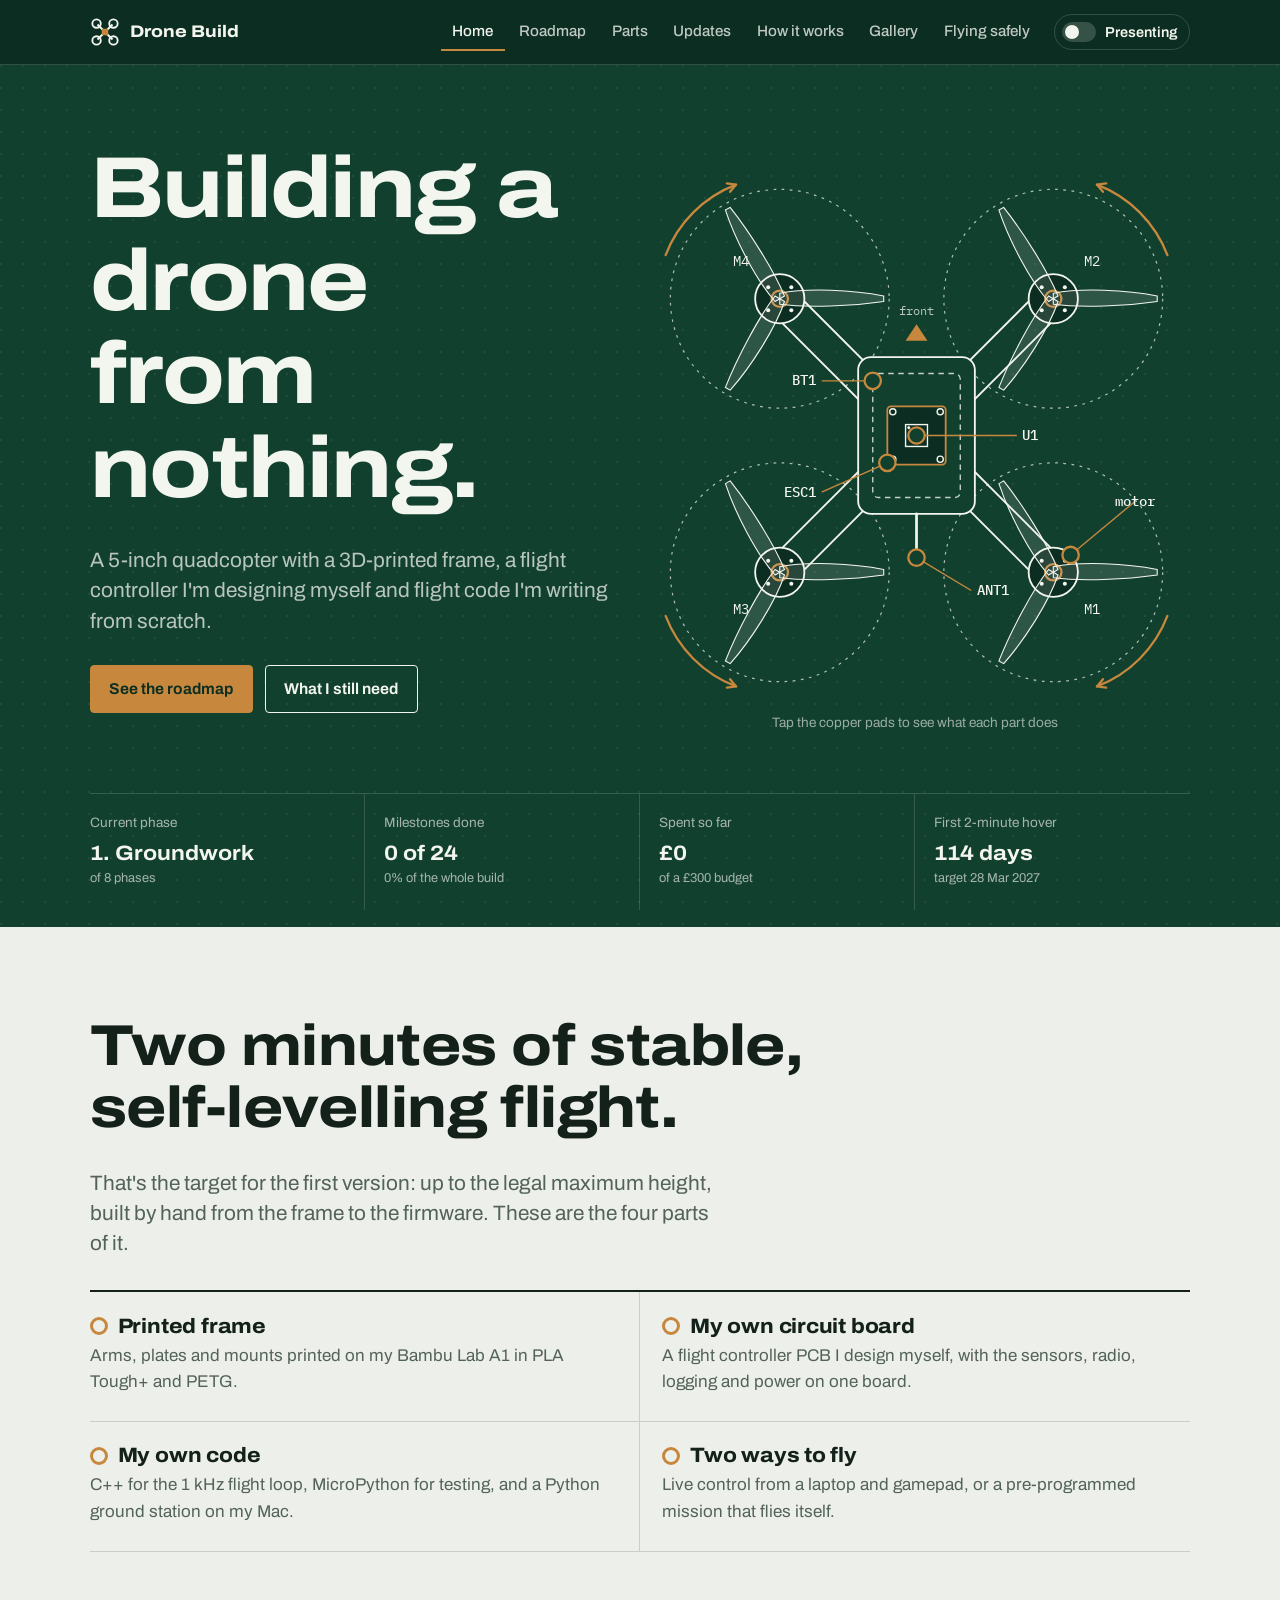
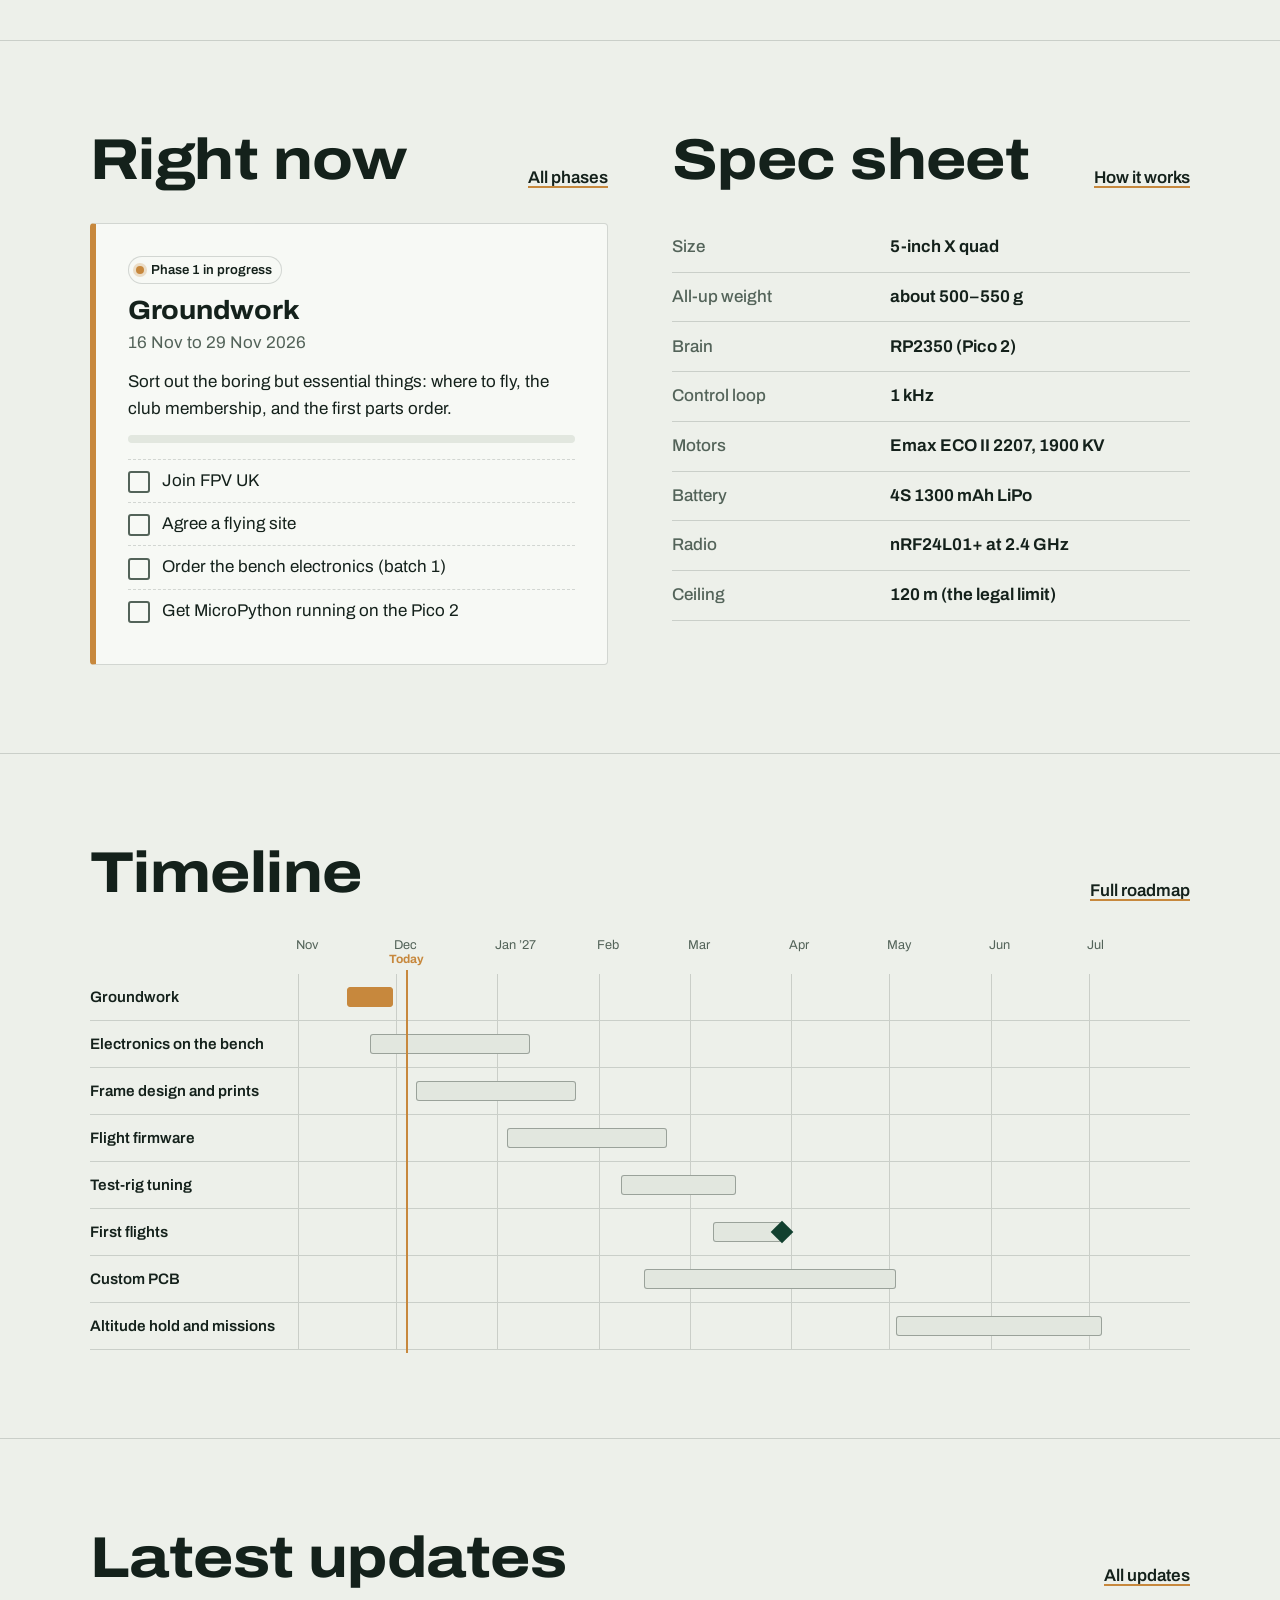
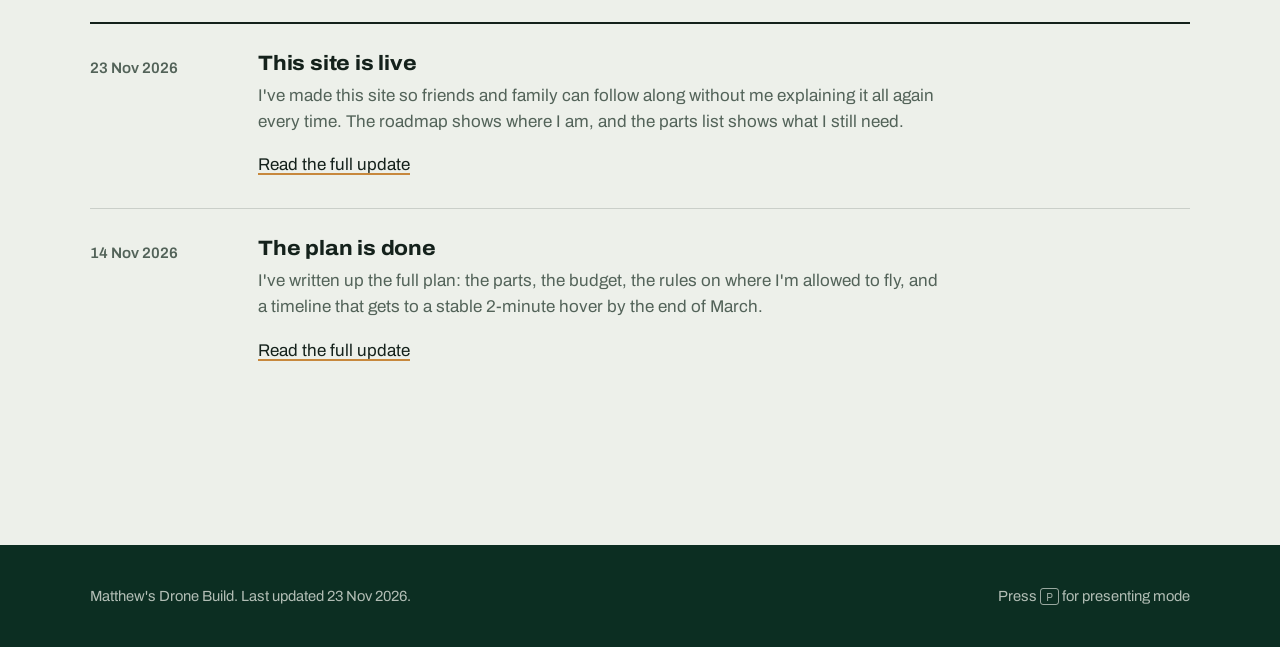
<file: index.html>
<!doctype html>
<html lang="en-GB">
<head>
  <meta charset="utf-8">
  <meta name="viewport" content="width=device-width, initial-scale=1">
  <title>Home</title>
  <meta name="description" content="Follow along as I build a quadcopter from scratch: printed frame, my own flight controller and my own code.">
  <link rel="icon" href="assets/img/favicon.svg" type="image/svg+xml">
  <link rel="stylesheet" href="assets/css/site.css">
  <script src="assets/js/data.js"></script>
  <script src="assets/js/site.js"></script>
</head>
<body data-page="home">
  <div id="site-header"></div>

  <main id="main">
    <section class="board hero">
      <div class="wrap">
        <div class="hero-grid">
          <div>
            <h1 id="hero-title"></h1>
            <p class="lede" id="hero-lede"></p>
            <div class="hero-actions">
              <a class="btn btn-copper" href="roadmap.html">See the roadmap</a>
              <a class="btn btn-ghost" href="parts.html">What I still need</a>
            </div>
          </div>
          <div>
            <div class="quad-stage" id="quad-stage"></div>
            <p class="quad-hint">Tap the copper pads to see what each part does</p>
          </div>
        </div>
        <dl class="readout" id="readout"></dl>
      </div>
    </section>

    <section class="section">
      <div class="wrap">
        <h2 id="goal-head" style="max-width:20ch"></h2>
        <p class="lede" style="margin-bottom:2rem">That's the target for the first version: up to the legal maximum height, built by hand from the frame to the firmware. These are the four parts of it.</p>
        <div class="goal-list" id="goal-list"></div>
      </div>
    </section>

    <section class="section">
      <div class="wrap two-col">
        <div>
          <div class="sec-head"><h2>Right now</h2><a href="roadmap.html">All phases</a></div>
          <div class="now-panel" id="now-panel"></div>
        </div>
        <div>
          <div class="sec-head"><h2>Spec sheet</h2><a href="how-it-works.html">How it works</a></div>
          <table class="spec"><tbody id="spec"></tbody></table>
        </div>
      </div>
    </section>

    <section class="section">
      <div class="wrap">
        <div class="sec-head"><h2>Timeline</h2><a href="roadmap.html">Full roadmap</a></div>
        <div id="home-gantt"></div>
      </div>
    </section>

    <section class="section">
      <div class="wrap">
        <div class="sec-head"><h2>Latest updates</h2><a href="updates.html">All updates</a></div>
        <div id="home-updates"></div>
      </div>
    </section>
  </main>

  <div id="site-footer"></div>
</body>
</html>
</file>
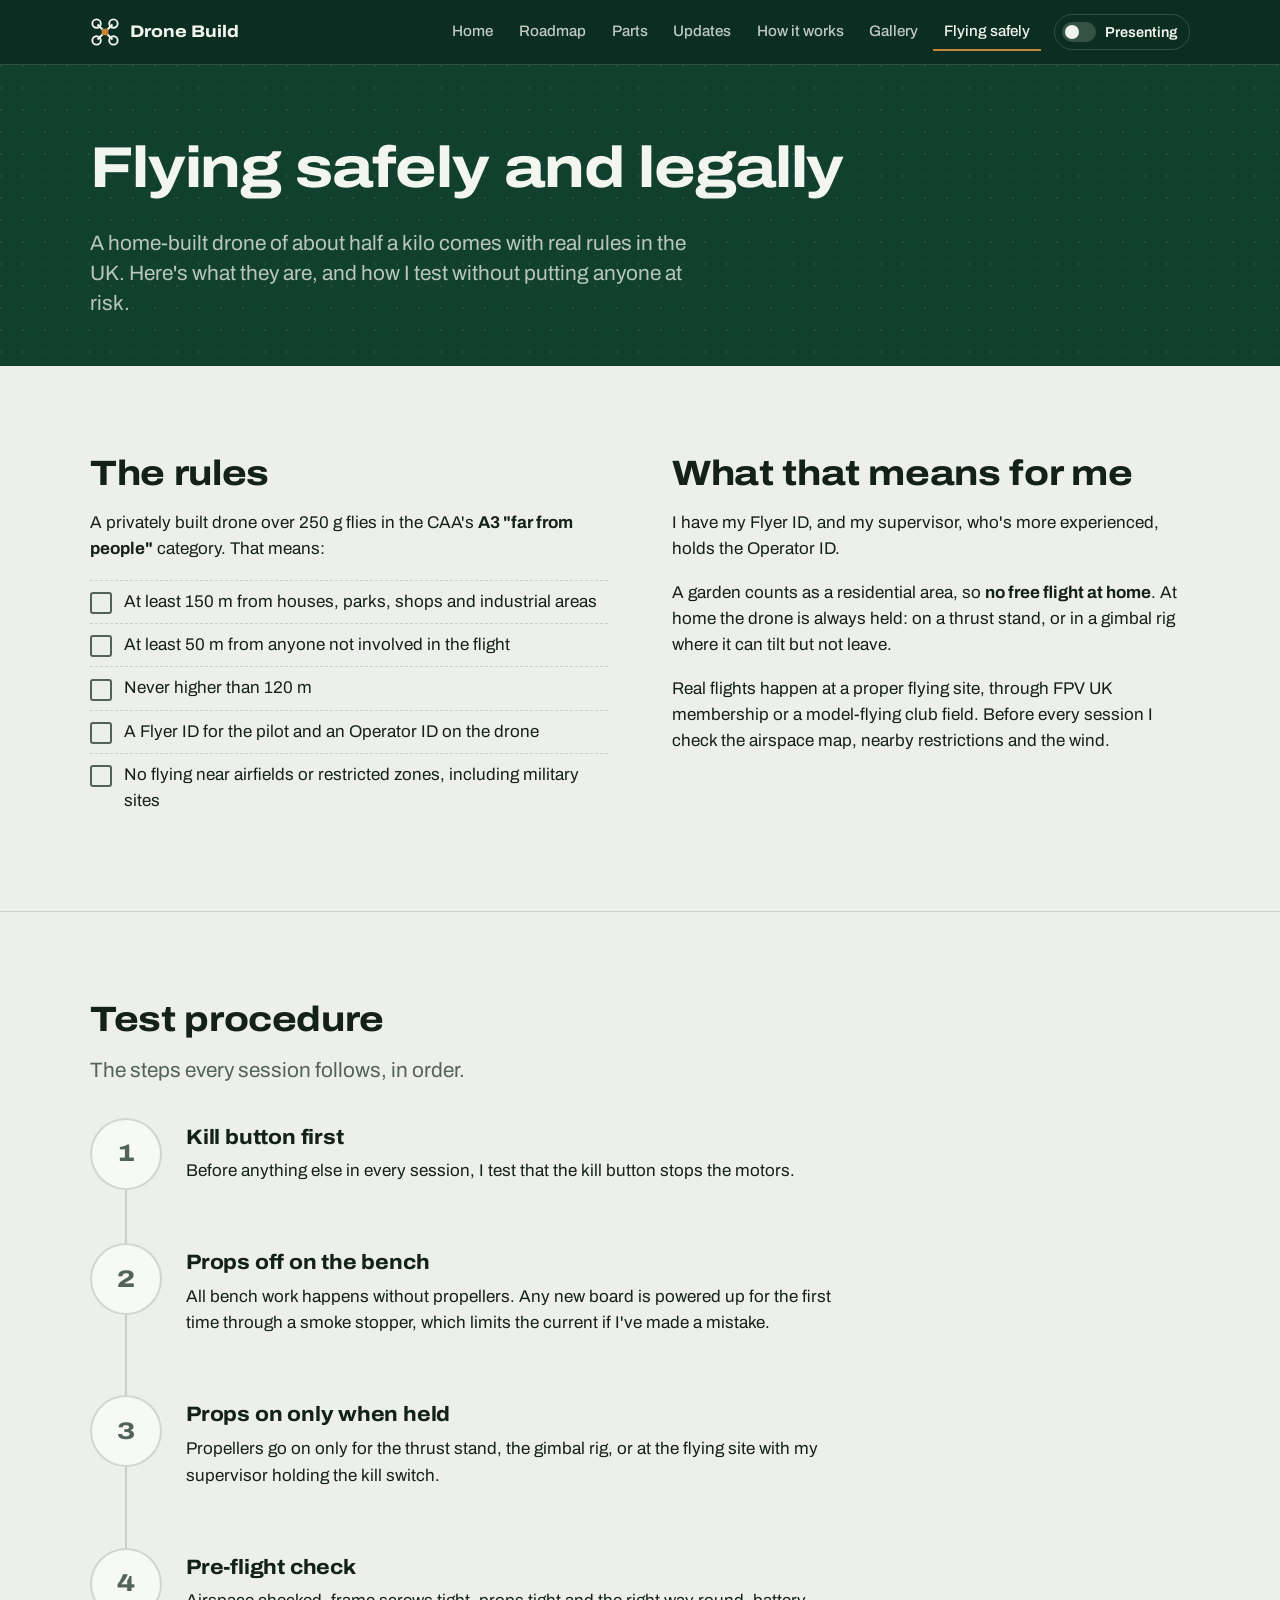
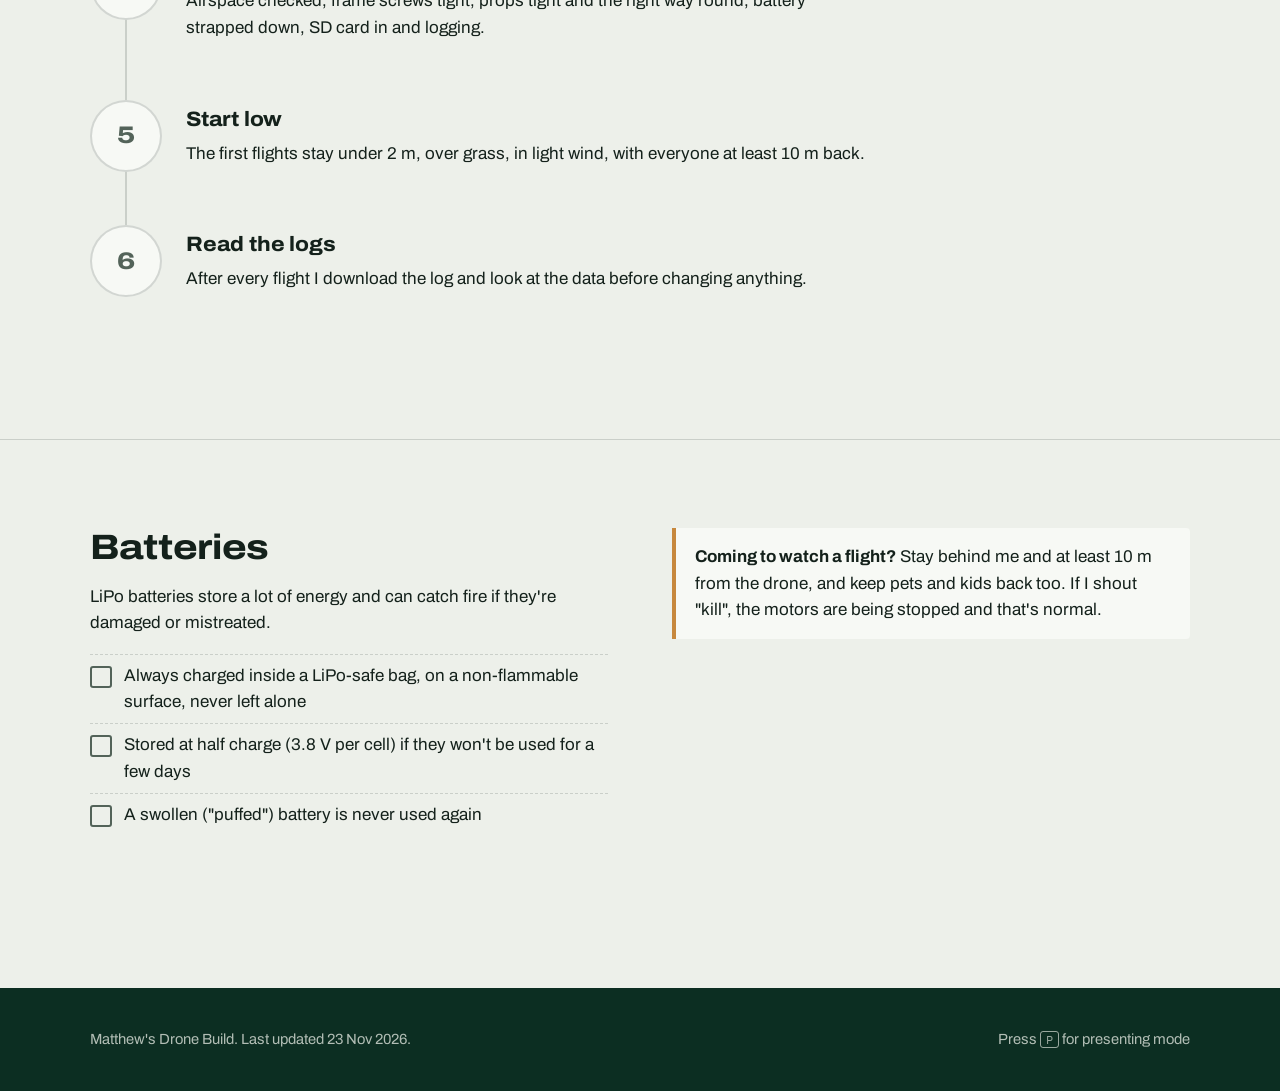
<file: flying-safely.html>
<!doctype html>
<html lang="en-GB">
<head>
  <meta charset="utf-8">
  <meta name="viewport" content="width=device-width, initial-scale=1">
  <title>Flying safely</title>
  <meta name="description" content="The UK rules this drone flies under, and the safety steps for every test.">
  <link rel="icon" href="assets/img/favicon.svg" type="image/svg+xml">
  <link rel="stylesheet" href="assets/css/site.css">
  <script src="assets/js/data.js"></script>
  <script src="assets/js/site.js"></script>
</head>
<body data-page="safety">
  <div id="site-header"></div>
  <main id="main">
    <header class="board page-head">
      <div class="wrap">
        <h1>Flying safely and legally</h1>
        <p class="lede">A home-built drone of about half a kilo comes with real rules in the UK. Here's what they are, and how I test without putting anyone at risk.</p>
      </div>
    </header>

    <section class="section">
      <div class="wrap two-col">
        <div>
          <h2 style="font-size:var(--step-3)">The rules</h2>
          <p>A privately built drone over 250 g flies in the CAA's <b>A3 "far from people"</b> category. That means:</p>
          <ul class="checklist">
            <li>At least 150 m from houses, parks, shops and industrial areas</li>
            <li>At least 50 m from anyone not involved in the flight</li>
            <li>Never higher than 120 m</li>
            <li>A Flyer ID for the pilot and an Operator ID on the drone</li>
            <li>No flying near airfields or restricted zones, including military sites</li>
          </ul>
        </div>
        <div>
          <h2 style="font-size:var(--step-3)">What that means for me</h2>
          <p>I have my Flyer ID, and my supervisor, who's more experienced, holds the Operator ID.</p>
          <p>A garden counts as a residential area, so <b>no free flight at home</b>. At home the drone is always held: on a thrust stand, or in a gimbal rig where it can tilt but not leave.</p>
          <p>Real flights happen at a proper flying site, through FPV UK membership or a model-flying club field. Before every session I check the airspace map, nearby restrictions and the wind.</p>
        </div>
      </div>
    </section>

    <section class="section">
      <div class="wrap">
        <h2 style="font-size:var(--step-3)">Test procedure</h2>
        <p class="lede">The steps every session follows, in order.</p>
        <ol class="phases" style="margin-top:2rem">
          <li class="phase"><div class="phase-num" aria-hidden="true">1</div><div class="phase-body"><h3 style="font-size:var(--step-1)">Kill button first</h3><p>Before anything else in every session, I test that the kill button stops the motors.</p></div></li>
          <li class="phase"><div class="phase-num" aria-hidden="true">2</div><div class="phase-body"><h3 style="font-size:var(--step-1)">Props off on the bench</h3><p>All bench work happens without propellers. Any new board is powered up for the first time through a smoke stopper, which limits the current if I've made a mistake.</p></div></li>
          <li class="phase"><div class="phase-num" aria-hidden="true">3</div><div class="phase-body"><h3 style="font-size:var(--step-1)">Props on only when held</h3><p>Propellers go on only for the thrust stand, the gimbal rig, or at the flying site with my supervisor holding the kill switch.</p></div></li>
          <li class="phase"><div class="phase-num" aria-hidden="true">4</div><div class="phase-body"><h3 style="font-size:var(--step-1)">Pre-flight check</h3><p>Airspace checked, frame screws tight, props tight and the right way round, battery strapped down, SD card in and logging.</p></div></li>
          <li class="phase"><div class="phase-num" aria-hidden="true">5</div><div class="phase-body"><h3 style="font-size:var(--step-1)">Start low</h3><p>The first flights stay under 2 m, over grass, in light wind, with everyone at least 10 m back.</p></div></li>
          <li class="phase"><div class="phase-num" aria-hidden="true">6</div><div class="phase-body"><h3 style="font-size:var(--step-1)">Read the logs</h3><p>After every flight I download the log and look at the data before changing anything.</p></div></li>
        </ol>
      </div>
    </section>

    <section class="section">
      <div class="wrap two-col">
        <div>
          <h2 style="font-size:var(--step-3)">Batteries</h2>
          <p>LiPo batteries store a lot of energy and can catch fire if they're damaged or mistreated.</p>
          <ul class="checklist">
            <li>Always charged inside a LiPo-safe bag, on a non-flammable surface, never left alone</li>
            <li>Stored at half charge (3.8 V per cell) if they won't be used for a few days</li>
            <li>A swollen ("puffed") battery is never used again</li>
          </ul>
        </div>
        <div class="callout" style="align-self:start">
          <p><b>Coming to watch a flight?</b> Stay behind me and at least 10 m from the drone, and keep pets and kids back too. If I shout "kill", the motors are being stopped and that's normal.</p>
        </div>
      </div>
    </section>
  </main>
  <div id="site-footer"></div>
</body>
</html>
</file>
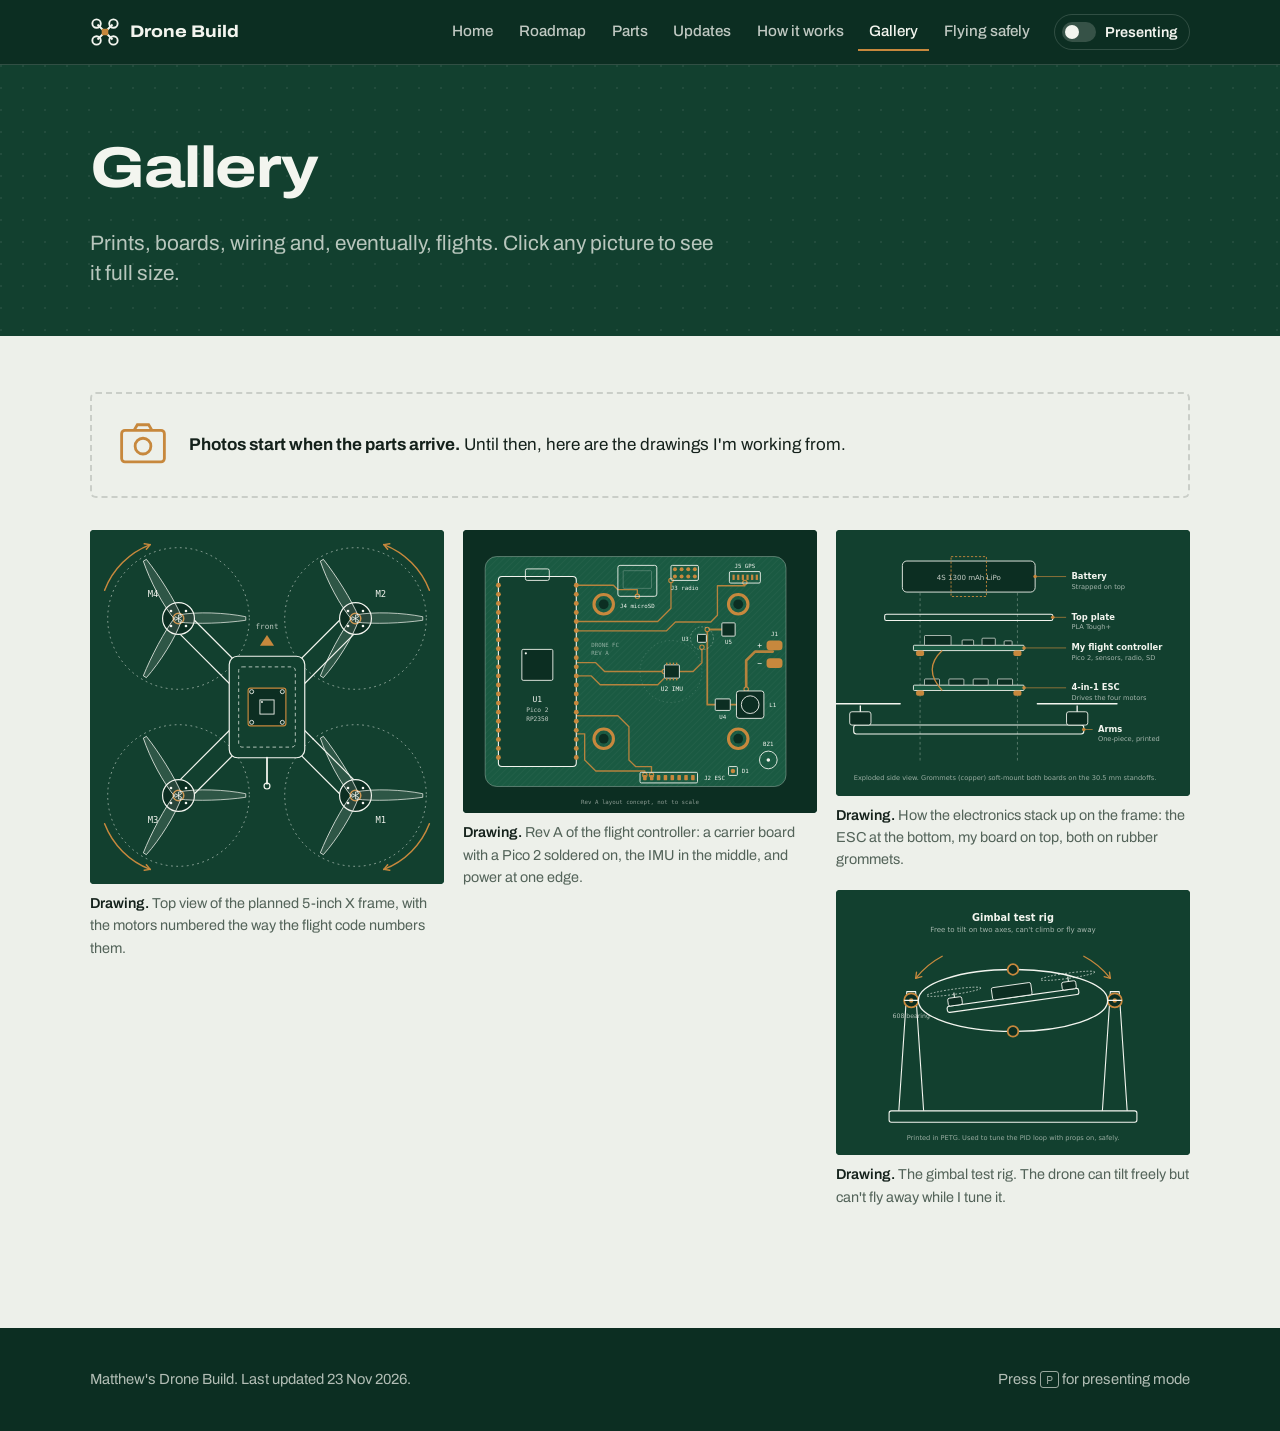
<file: gallery.html>
<!doctype html>
<html lang="en-GB">
<head>
  <meta charset="utf-8">
  <meta name="viewport" content="width=device-width, initial-scale=1">
  <title>Gallery</title>
  <meta name="description" content="Photos and drawings of the drone build.">
  <link rel="icon" href="assets/img/favicon.svg" type="image/svg+xml">
  <link rel="stylesheet" href="assets/css/site.css">
  <script src="assets/js/data.js"></script>
  <script src="assets/js/site.js"></script>
</head>
<body data-page="gallery">
  <div id="site-header"></div>
  <main id="main">
    <header class="board page-head">
      <div class="wrap">
        <h1>Gallery</h1>
        <p class="lede">Prints, boards, wiring and, eventually, flights. Click any picture to see it full size.</p>
      </div>
    </header>
    <section class="section-tight">
      <div class="wrap">
        <div id="gallery-note"></div>
        <div class="gallery" id="gallery"></div>
      </div>
    </section>
  </main>

  <div class="lightbox" id="lightbox" hidden role="dialog" aria-modal="true" aria-label="Image viewer">
    <div class="lb-stage"><img id="lb-img" alt=""></div>
    <div class="lb-bar">
      <p id="lb-cap"></p>
      <div class="lb-btns">
        <button type="button" id="lb-prev" aria-label="Previous image">Previous</button>
        <button type="button" id="lb-next" aria-label="Next image">Next</button>
        <button type="button" id="lb-close">Close</button>
      </div>
    </div>
  </div>
  <div id="site-footer"></div>
</body>
</html>
</file>
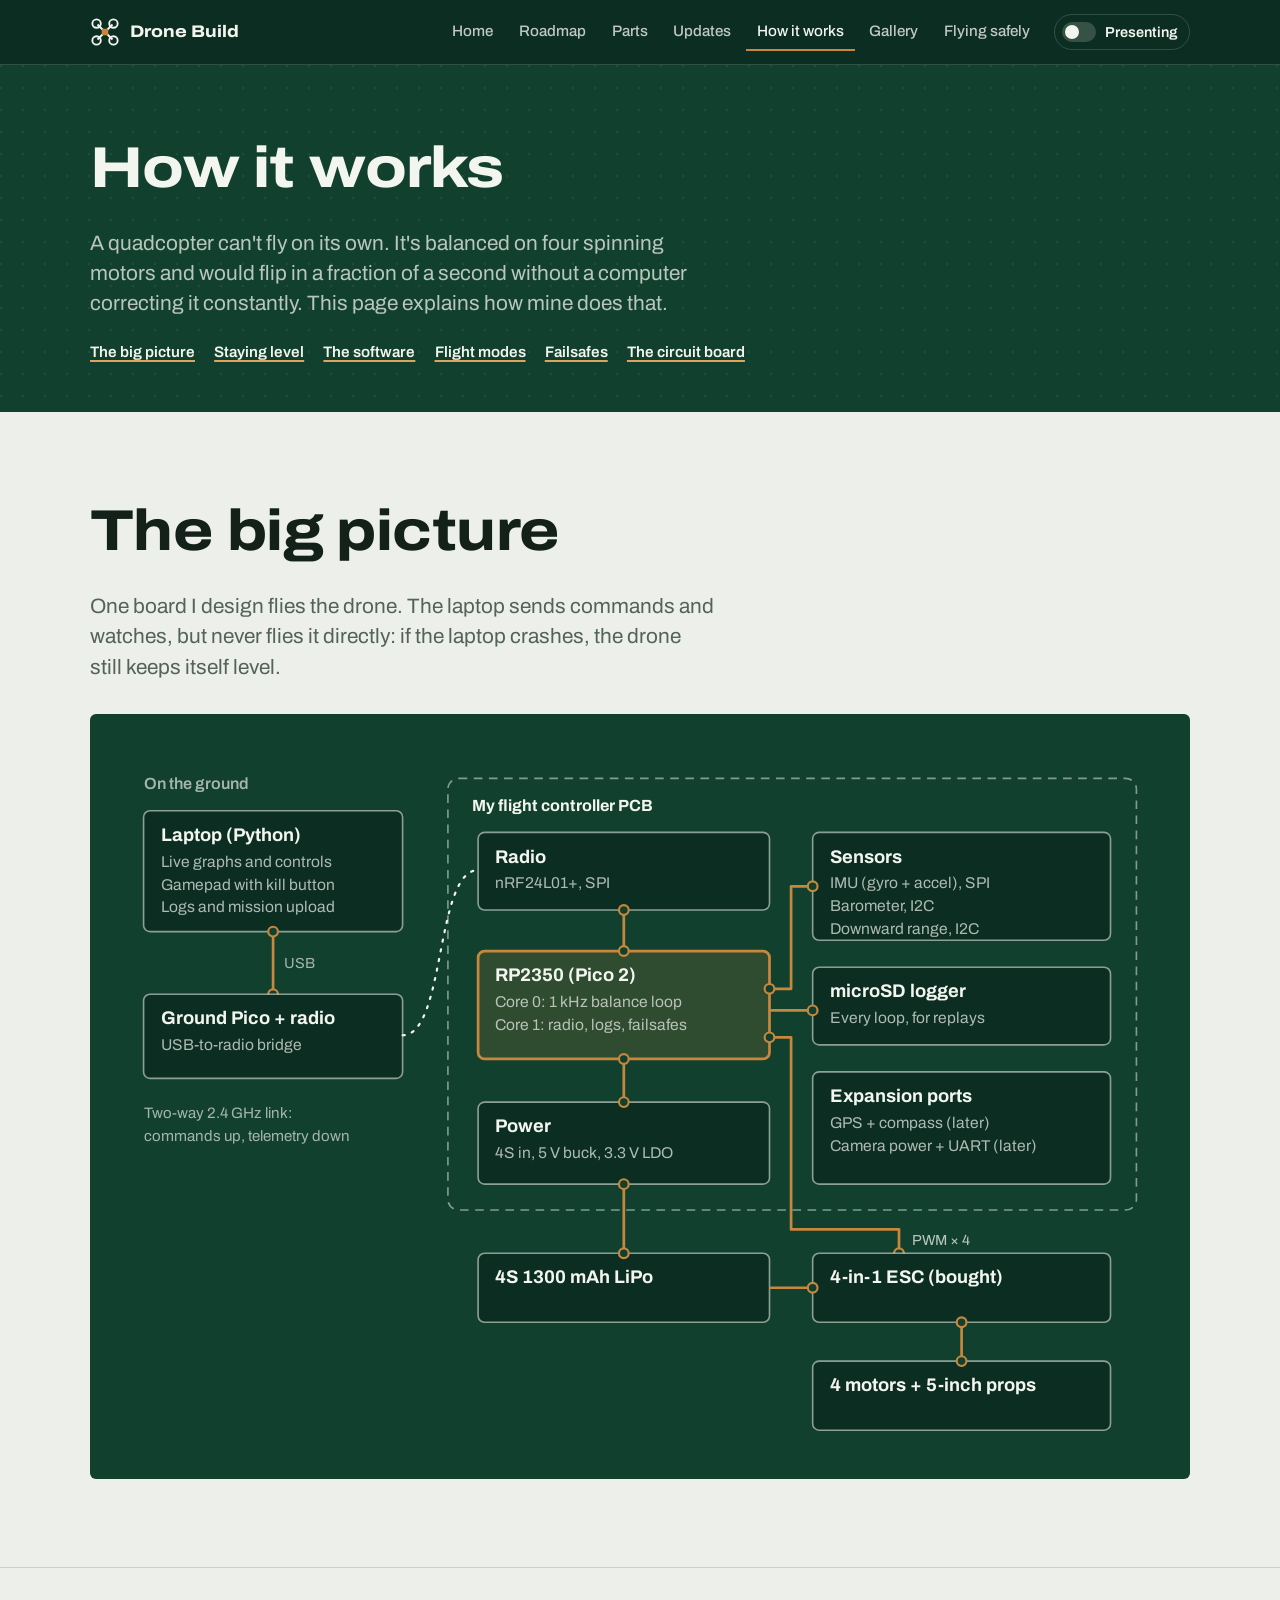
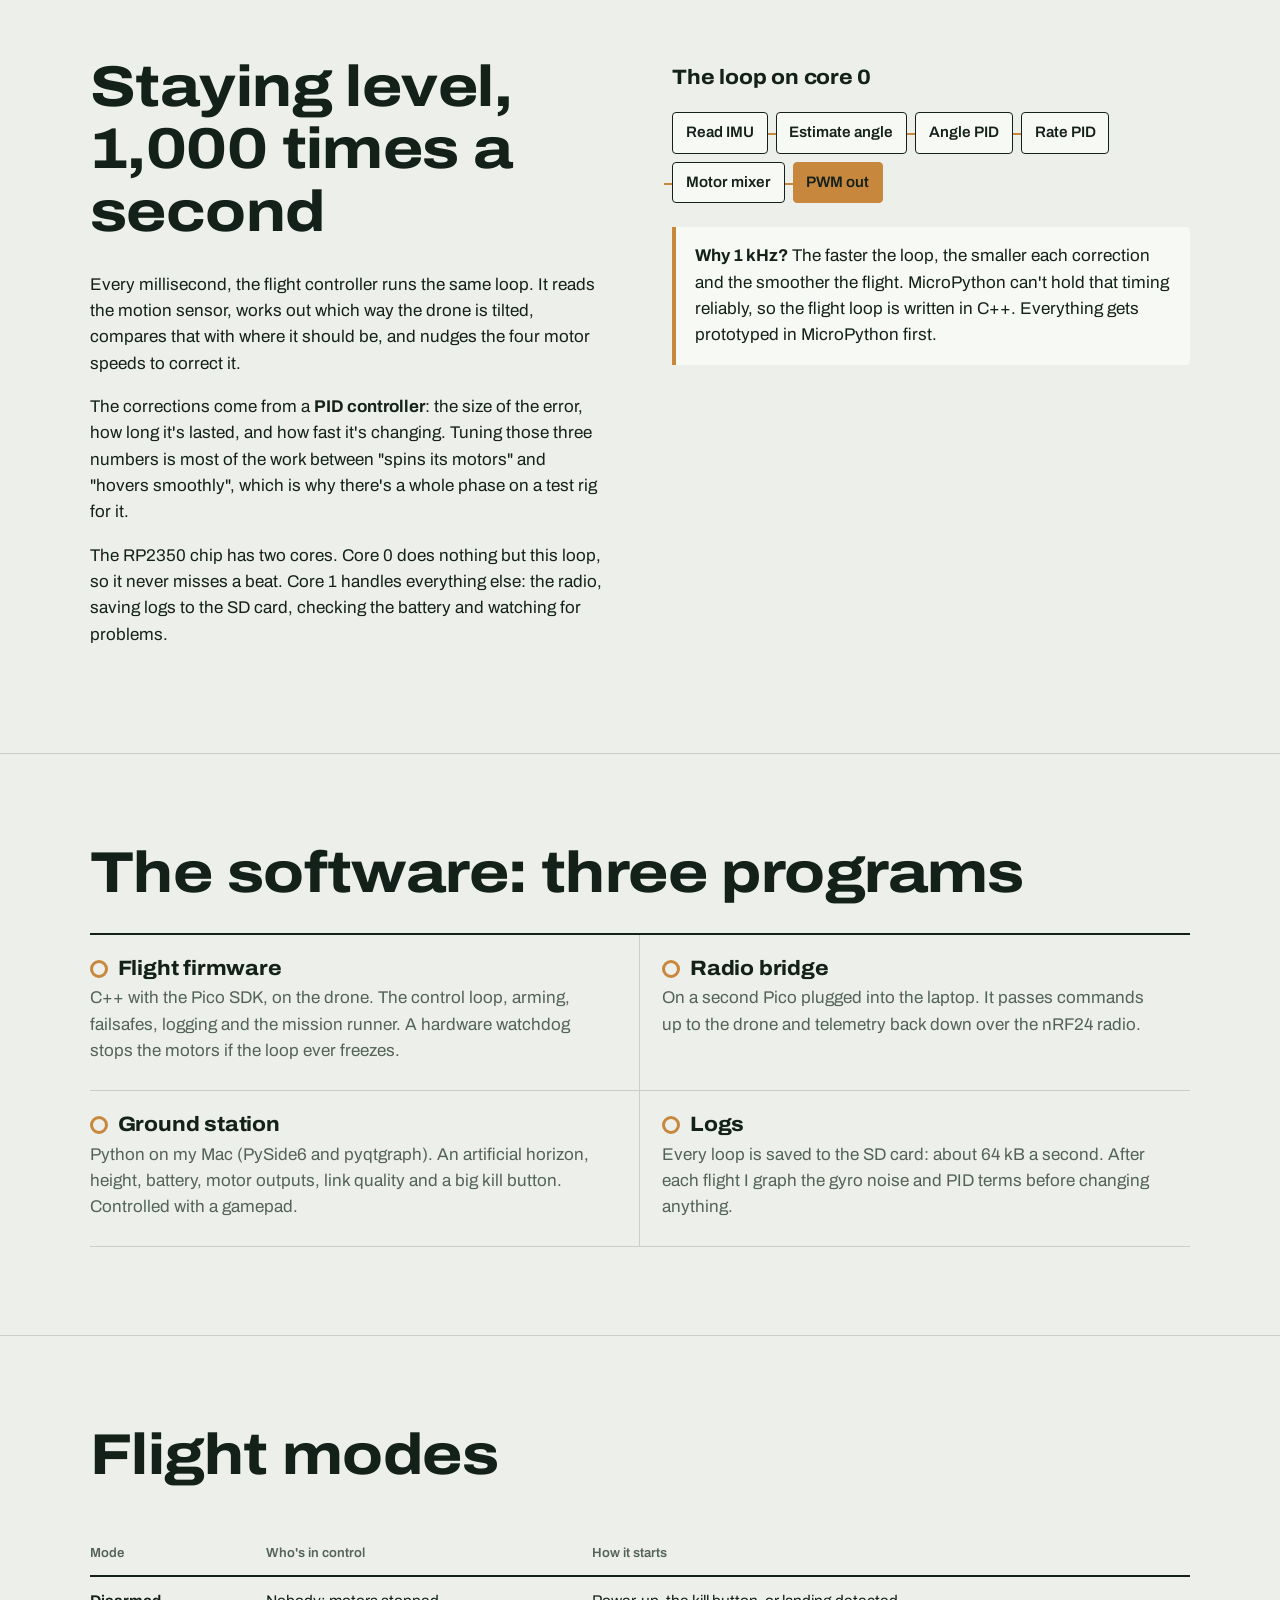
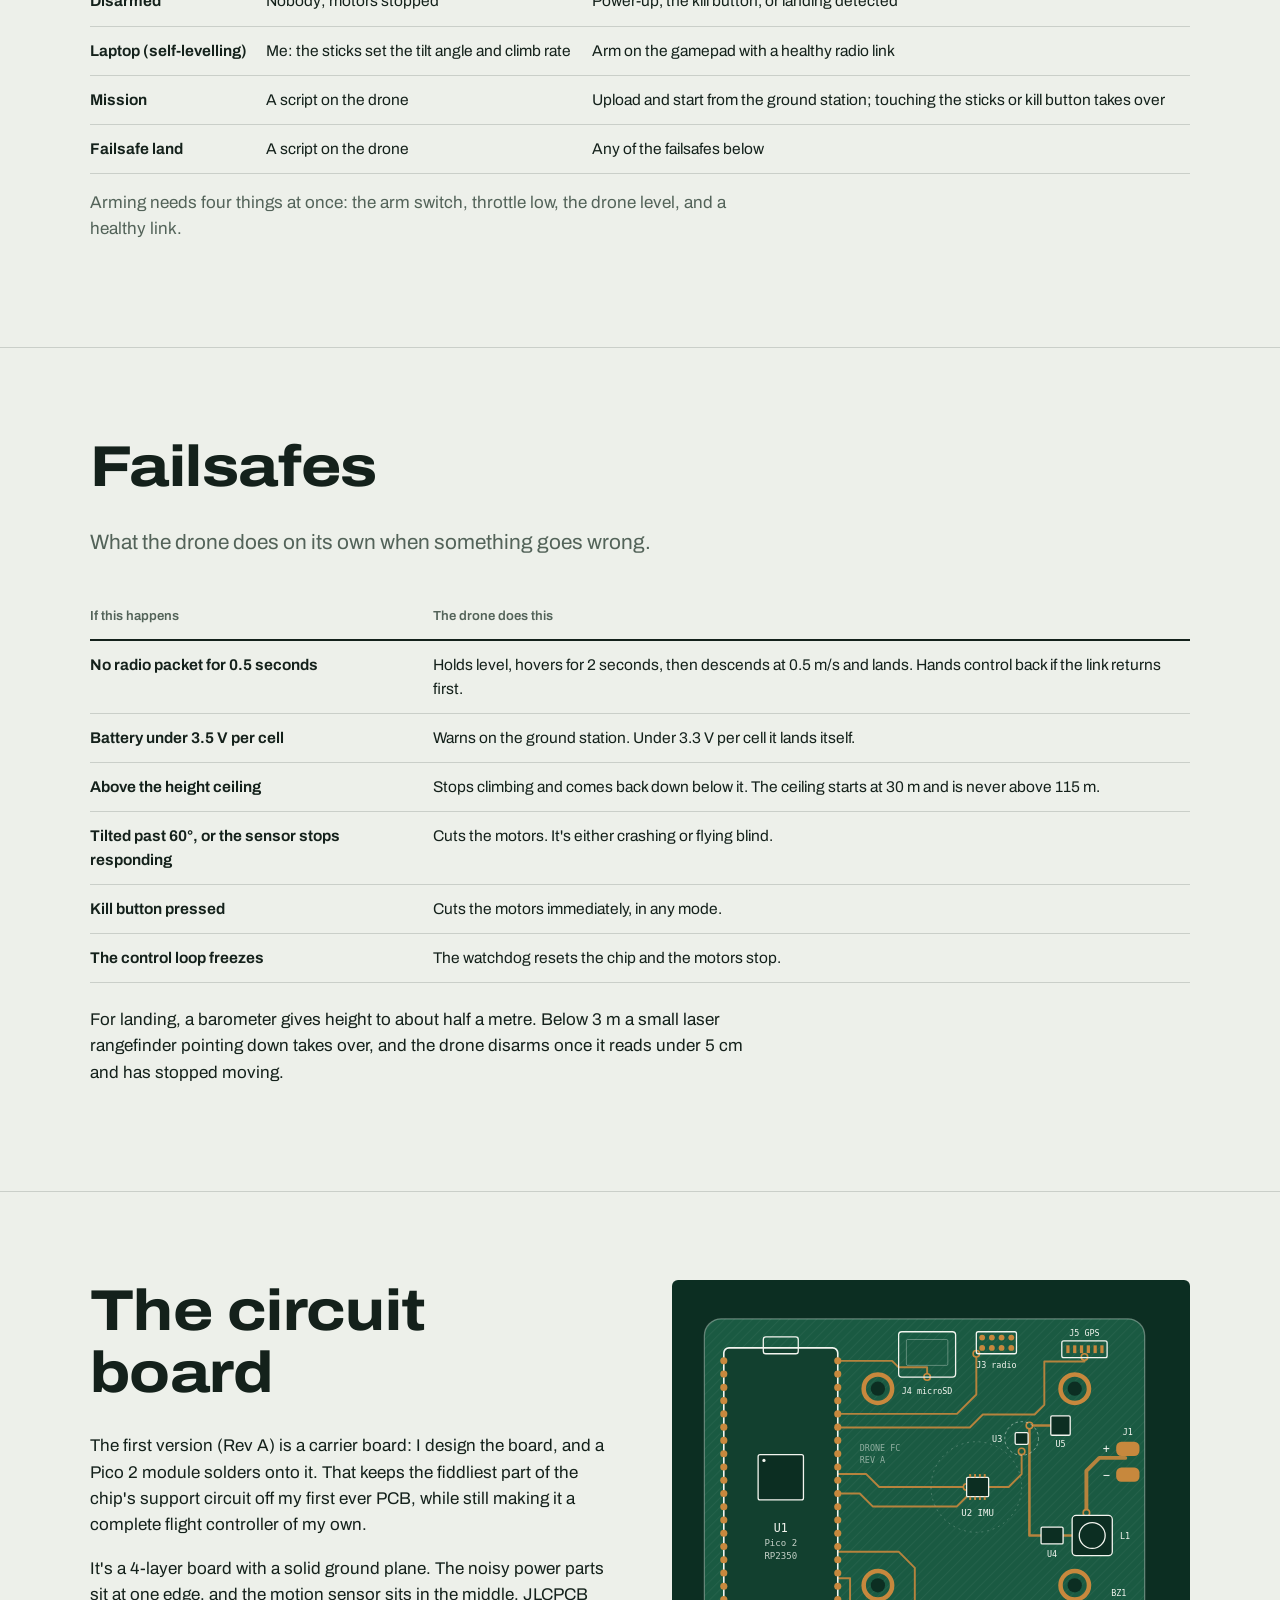
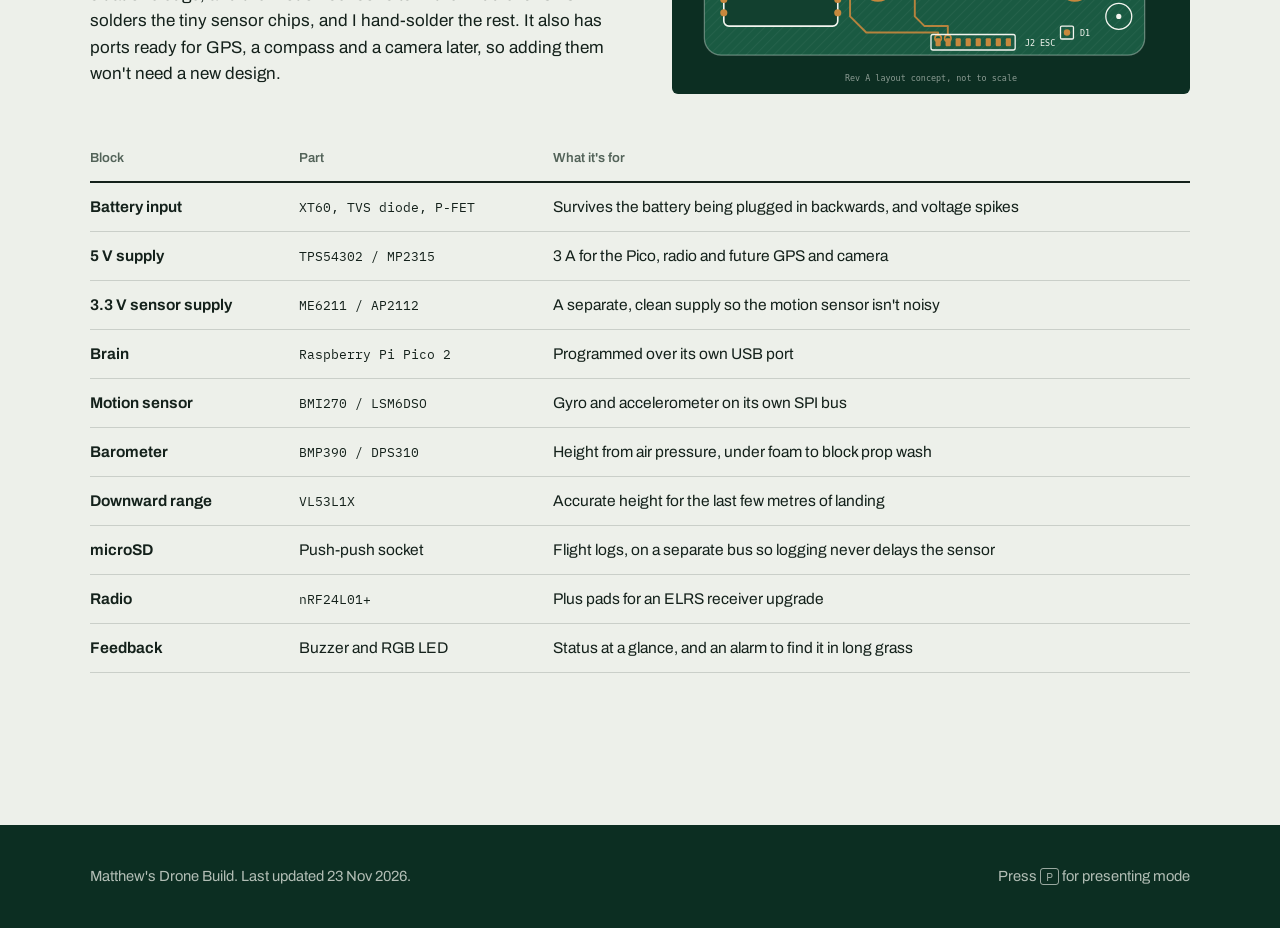
<file: how-it-works.html>
<!doctype html>
<html lang="en-GB">
<head>
  <meta charset="utf-8">
  <meta name="viewport" content="width=device-width, initial-scale=1">
  <title>How it works</title>
  <meta name="description" content="How the drone stays level: the flight controller, sensors, radio, software and failsafes.">
  <link rel="icon" href="assets/img/favicon.svg" type="image/svg+xml">
  <link rel="stylesheet" href="assets/css/site.css">
  <script src="assets/js/data.js"></script>
  <script src="assets/js/site.js"></script>
</head>
<body data-page="how">
  <div id="site-header"></div>
  <main id="main">
    <header class="board page-head">
      <div class="wrap">
        <h1>How it works</h1>
        <p class="lede">A quadcopter can't fly on its own. It's balanced on four spinning motors and would flip in a fraction of a second without a computer correcting it constantly. This page explains how mine does that.</p>
        <nav class="toc" aria-label="On this page">
          <a href="#overview">The big picture</a><a href="#loop">Staying level</a><a href="#software">The software</a><a href="#modes">Flight modes</a><a href="#failsafes">Failsafes</a><a href="#pcb">The circuit board</a>
        </nav>
      </div>
    </header>

    <section class="section" id="overview">
      <div class="wrap">
        <h2>The big picture</h2>
        <p class="lede" style="margin-bottom:2rem">One board I design flies the drone. The laptop sends commands and watches, but never flies it directly: if the laptop crashes, the drone still keeps itself level.</p>
        <div class="diagram-wrap" id="arch"></div>
      </div>
    </section>

    <section class="section" id="loop">
      <div class="wrap two-col">
        <div>
          <h2>Staying level, 1,000 times a second</h2>
          <p>Every millisecond, the flight controller runs the same loop. It reads the motion sensor, works out which way the drone is tilted, compares that with where it should be, and nudges the four motor speeds to correct it.</p>
          <p>The corrections come from a <b>PID controller</b>: the size of the error, how long it's lasted, and how fast it's changing. Tuning those three numbers is most of the work between "spins its motors" and "hovers smoothly", which is why there's a whole phase on a test rig for it.</p>
          <p>The RP2350 chip has two cores. Core 0 does nothing but this loop, so it never misses a beat. Core 1 handles everything else: the radio, saving logs to the SD card, checking the battery and watching for problems.</p>
        </div>
        <div>
          <h3 style="font-size:var(--step-1);margin-top:.6rem">The loop on core 0</h3>
          <ol class="loop" aria-label="Control loop steps, in order">
            <li>Read IMU</li><li>Estimate angle</li><li>Angle PID</li><li>Rate PID</li><li>Motor mixer</li><li>PWM out</li>
          </ol>
          <div class="callout">
            <p><b>Why 1 kHz?</b> The faster the loop, the smaller each correction and the smoother the flight. MicroPython can't hold that timing reliably, so the flight loop is written in C++. Everything gets prototyped in MicroPython first.</p>
          </div>
        </div>
      </div>
    </section>

    <section class="section" id="software">
      <div class="wrap">
        <h2>The software: three programs</h2>
        <div class="goal-list" style="margin-top:1.5rem">
          <div><h3>Flight firmware</h3><p>C++ with the Pico SDK, on the drone. The control loop, arming, failsafes, logging and the mission runner. A hardware watchdog stops the motors if the loop ever freezes.</p></div>
          <div><h3>Radio bridge</h3><p>On a second Pico plugged into the laptop. It passes commands up to the drone and telemetry back down over the nRF24 radio.</p></div>
          <div><h3>Ground station</h3><p>Python on my Mac (PySide6 and pyqtgraph). An artificial horizon, height, battery, motor outputs, link quality and a big kill button. Controlled with a gamepad.</p></div>
          <div><h3>Logs</h3><p>Every loop is saved to the SD card: about 64 kB a second. After each flight I graph the gyro noise and PID terms before changing anything.</p></div>
        </div>
      </div>
    </section>

    <section class="section" id="modes">
      <div class="wrap">
        <h2>Flight modes</h2>
        <div class="table-scroll">
          <table class="data-table" style="margin-top:1rem">
            <thead><tr><th>Mode</th><th>Who's in control</th><th>How it starts</th></tr></thead>
            <tbody>
              <tr><td>Disarmed</td><td>Nobody; motors stopped</td><td>Power-up, the kill button, or landing detected</td></tr>
              <tr><td>Laptop (self-levelling)</td><td>Me: the sticks set the tilt angle and climb rate</td><td>Arm on the gamepad with a healthy radio link</td></tr>
              <tr><td>Mission</td><td>A script on the drone</td><td>Upload and start from the ground station; touching the sticks or kill button takes over</td></tr>
              <tr><td>Failsafe land</td><td>A script on the drone</td><td>Any of the failsafes below</td></tr>
            </tbody>
          </table>
        </div>
        <p class="muted" style="margin-top:1rem">Arming needs four things at once: the arm switch, throttle low, the drone level, and a healthy link.</p>
      </div>
    </section>

    <section class="section" id="failsafes">
      <div class="wrap">
        <h2>Failsafes</h2>
        <p class="lede">What the drone does on its own when something goes wrong.</p>
        <div class="table-scroll">
          <table class="data-table" style="margin-top:1rem">
            <thead><tr><th>If this happens</th><th>The drone does this</th></tr></thead>
            <tbody>
              <tr><td>No radio packet for 0.5 seconds</td><td>Holds level, hovers for 2 seconds, then descends at 0.5 m/s and lands. Hands control back if the link returns first.</td></tr>
              <tr><td>Battery under 3.5 V per cell</td><td>Warns on the ground station. Under 3.3 V per cell it lands itself.</td></tr>
              <tr><td>Above the height ceiling</td><td>Stops climbing and comes back down below it. The ceiling starts at 30 m and is never above 115 m.</td></tr>
              <tr><td>Tilted past 60°, or the sensor stops responding</td><td>Cuts the motors. It's either crashing or flying blind.</td></tr>
              <tr><td>Kill button pressed</td><td>Cuts the motors immediately, in any mode.</td></tr>
              <tr><td>The control loop freezes</td><td>The watchdog resets the chip and the motors stop.</td></tr>
            </tbody>
          </table>
        </div>
        <p style="margin-top:1.5rem">For landing, a barometer gives height to about half a metre. Below 3 m a small laser rangefinder pointing down takes over, and the drone disarms once it reads under 5 cm and has stopped moving.</p>
      </div>
    </section>

    <section class="section" id="pcb">
      <div class="wrap">
        <div class="two-col">
          <div>
            <h2>The circuit board</h2>
            <p>The first version (Rev A) is a carrier board: I design the board, and a Pico 2 module solders onto it. That keeps the fiddliest part of the chip's support circuit off my first ever PCB, while still making it a complete flight controller of my own.</p>
            <p>It's a 4-layer board with a solid ground plane. The noisy power parts sit at one edge, and the motion sensor sits in the middle. JLCPCB solders the tiny sensor chips, and I hand-solder the rest. It also has ports ready for GPS, a compass and a camera later, so adding them won't need a new design.</p>
          </div>
          <img src="assets/img/pcb-rev-a.svg" alt="Drawing of the Rev A flight controller board layout" style="border-radius:6px">
        </div>
        <div class="table-scroll">
          <table class="data-table" style="margin-top:2rem">
            <thead><tr><th>Block</th><th>Part</th><th>What it's for</th></tr></thead>
            <tbody>
              <tr><td>Battery input</td><td><span class="mono">XT60, TVS diode, P-FET</span></td><td>Survives the battery being plugged in backwards, and voltage spikes</td></tr>
              <tr><td>5 V supply</td><td><span class="mono">TPS54302 / MP2315</span></td><td>3 A for the Pico, radio and future GPS and camera</td></tr>
              <tr><td>3.3 V sensor supply</td><td><span class="mono">ME6211 / AP2112</span></td><td>A separate, clean supply so the motion sensor isn't noisy</td></tr>
              <tr><td>Brain</td><td><span class="mono">Raspberry Pi Pico 2</span></td><td>Programmed over its own USB port</td></tr>
              <tr><td>Motion sensor</td><td><span class="mono">BMI270 / LSM6DSO</span></td><td>Gyro and accelerometer on its own SPI bus</td></tr>
              <tr><td>Barometer</td><td><span class="mono">BMP390 / DPS310</span></td><td>Height from air pressure, under foam to block prop wash</td></tr>
              <tr><td>Downward range</td><td><span class="mono">VL53L1X</span></td><td>Accurate height for the last few metres of landing</td></tr>
              <tr><td>microSD</td><td>Push-push socket</td><td>Flight logs, on a separate bus so logging never delays the sensor</td></tr>
              <tr><td>Radio</td><td><span class="mono">nRF24L01+</span></td><td>Plus pads for an ELRS receiver upgrade</td></tr>
              <tr><td>Feedback</td><td>Buzzer and RGB LED</td><td>Status at a glance, and an alarm to find it in long grass</td></tr>
            </tbody>
          </table>
        </div>
      </div>
    </section>
  </main>
  <div id="site-footer"></div>
</body>
</html>
</file>
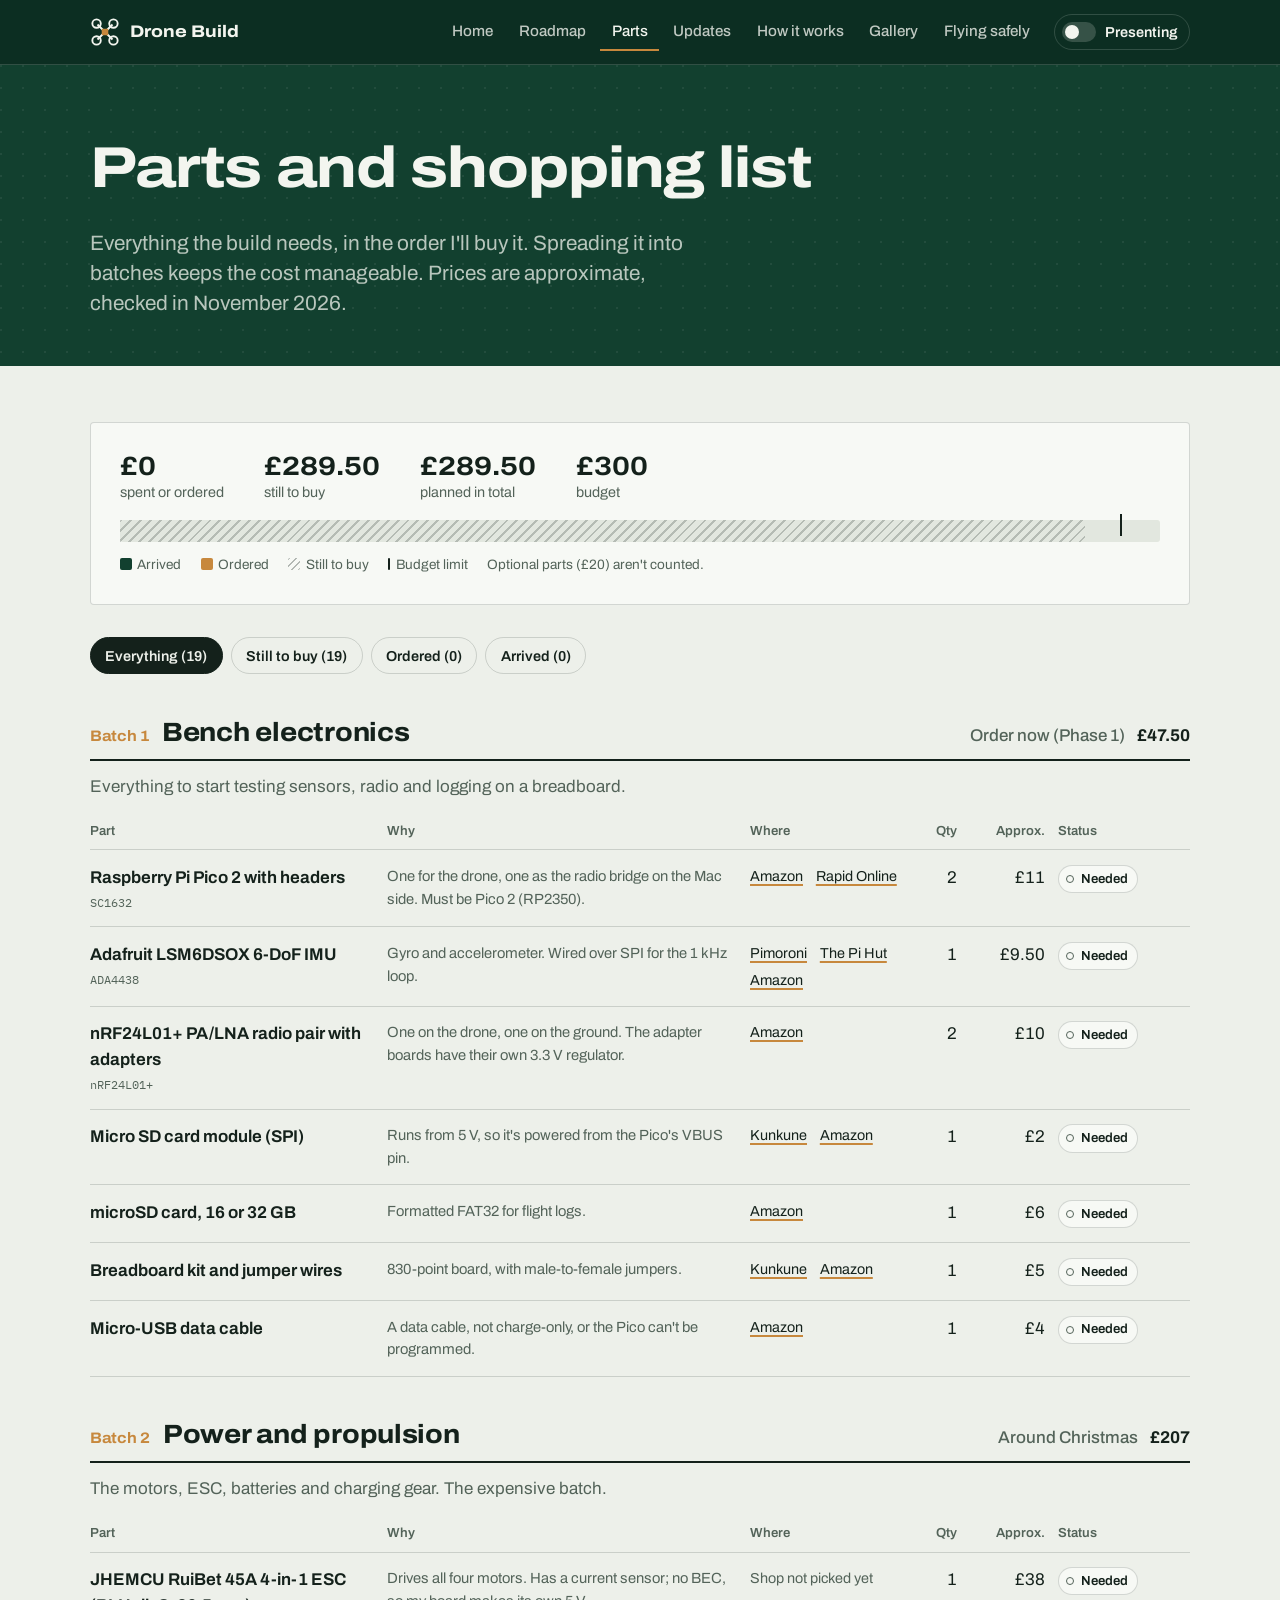
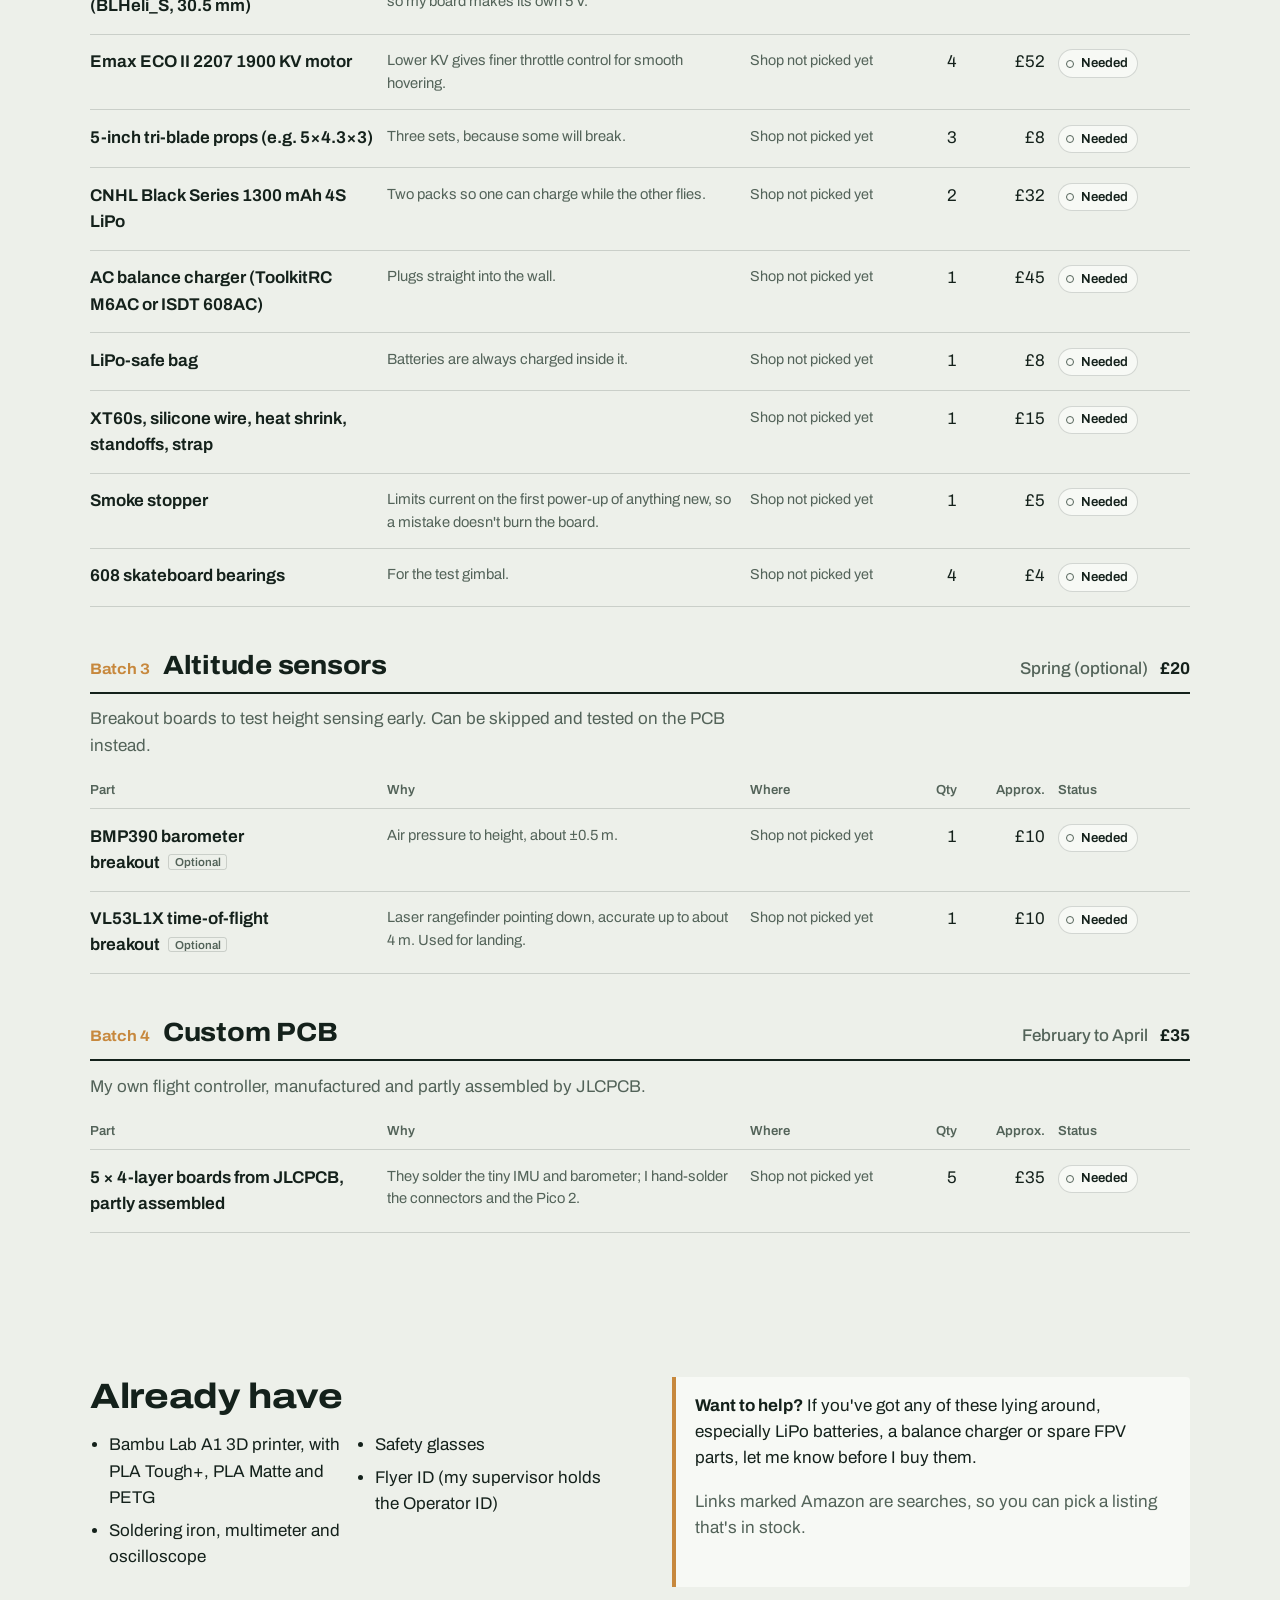
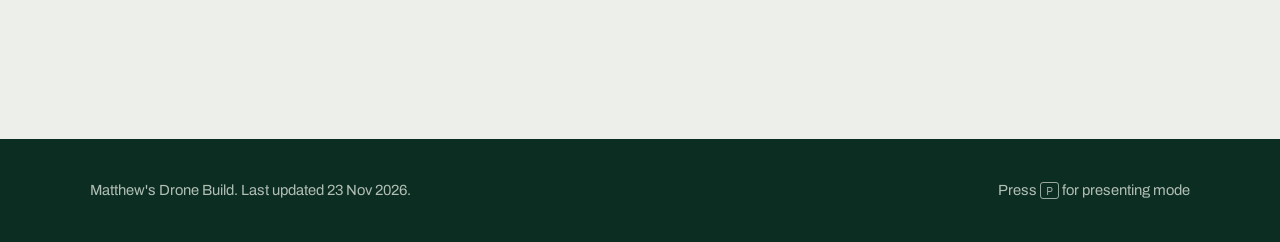
<file: parts.html>
<!doctype html>
<html lang="en-GB">
<head>
  <meta charset="utf-8">
  <meta name="viewport" content="width=device-width, initial-scale=1">
  <title>Parts</title>
  <meta name="description" content="Every part for the drone build, batch by batch, with what's bought and what's still needed.">
  <link rel="icon" href="assets/img/favicon.svg" type="image/svg+xml">
  <link rel="stylesheet" href="assets/css/site.css">
  <script src="assets/js/data.js"></script>
  <script src="assets/js/site.js"></script>
</head>
<body data-page="parts">
  <div id="site-header"></div>
  <main id="main">
    <header class="board page-head">
      <div class="wrap">
        <h1>Parts and shopping list</h1>
        <p class="lede">Everything the build needs, in the order I'll buy it. Spreading it into batches keeps the cost manageable. Prices are approximate, checked in November 2026.</p>
      </div>
    </header>

    <section class="section-tight">
      <div class="wrap">
        <div class="budget" id="budget"></div>
        <div class="filters" id="filters" role="group" aria-label="Filter parts by status"></div>
        <div id="batches"></div>
      </div>
    </section>

    <section class="section">
      <div class="wrap two-col">
        <div>
          <h2 style="font-size:var(--step-3)">Already have</h2>
          <ul class="have-list" id="have"></ul>
        </div>
        <div class="callout">
          <p><b>Want to help?</b> If you've got any of these lying around, especially LiPo batteries, a balance charger or spare FPV parts, let me know before I buy them.</p>
          <p class="muted">Links marked Amazon are searches, so you can pick a listing that's in stock.</p>
        </div>
      </div>
    </section>
  </main>
  <div id="site-footer"></div>
</body>
</html>
</file>
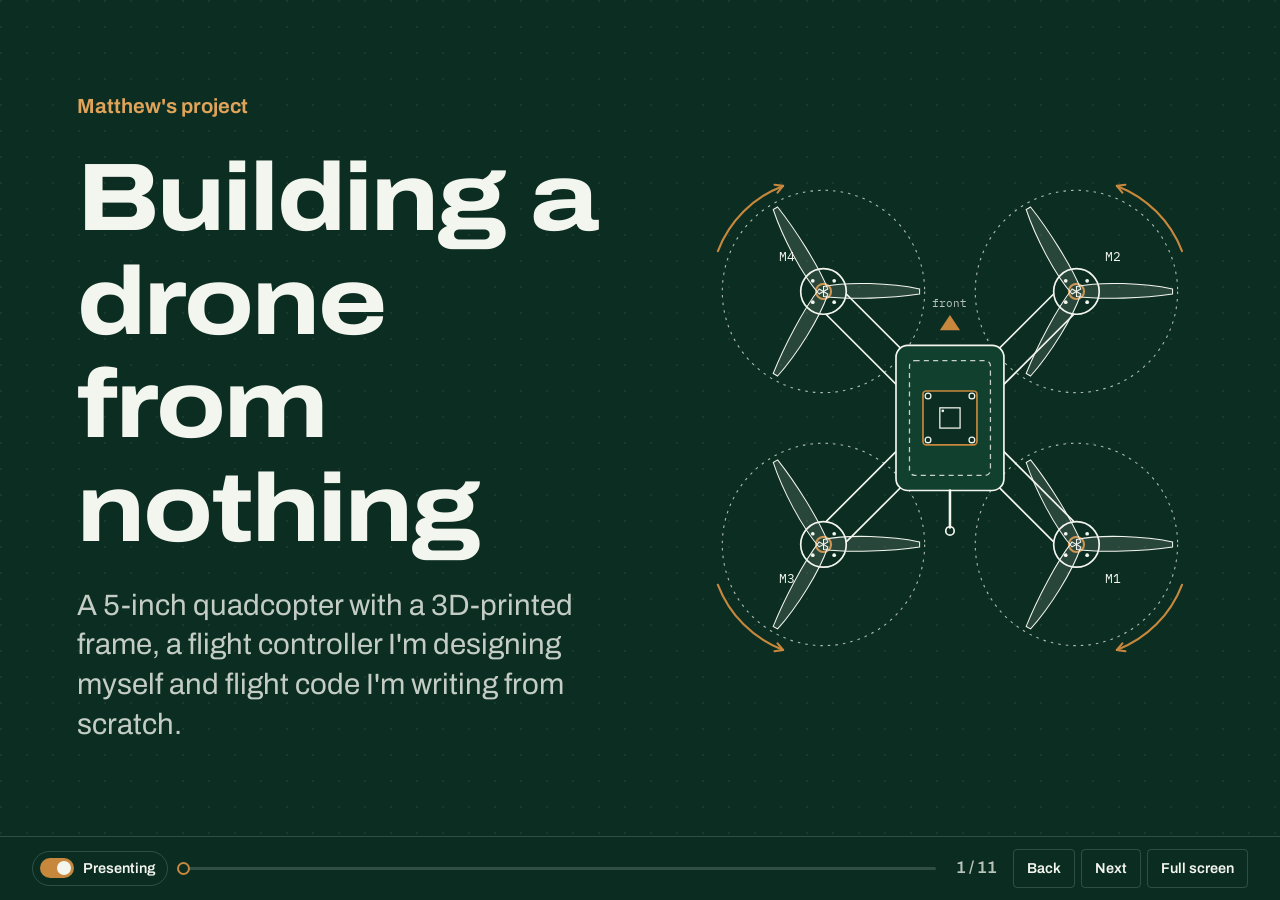
<file: present.html>
<!doctype html>
<html lang="en-GB">
<head>
  <meta charset="utf-8">
  <meta name="viewport" content="width=device-width, initial-scale=1">
  <title>Presenting</title>
  <link rel="icon" href="assets/img/favicon.svg" type="image/svg+xml">
  <link rel="stylesheet" href="assets/css/site.css">
  <link rel="stylesheet" href="assets/css/present.css">
  <script src="assets/js/data.js"></script>
  <script src="assets/js/site.js"></script>
  <script src="assets/js/present.js"></script>
</head>
<body data-page="present" class="deck-body">
  <main class="deck" id="deck" aria-roledescription="slide deck" aria-live="polite"></main>

  <div class="deck-bar" id="deck-bar">
    <button class="present-toggle" id="exit" type="button" aria-pressed="true" title="Leave presenting mode (Esc)"><span class="switch" aria-hidden="true"></span>Presenting</button>
    <div class="deck-progress" aria-hidden="true"><span id="progress"></span></div>
    <span class="deck-count" id="count"></span>
    <div class="deck-btns">
      <button type="button" id="prev" aria-label="Previous slide">Back</button>
      <button type="button" id="next" aria-label="Next slide">Next</button>
      <button type="button" id="fs" aria-label="Full screen (F)">Full screen</button>
    </div>
  </div>
</body>
</html>
</file>
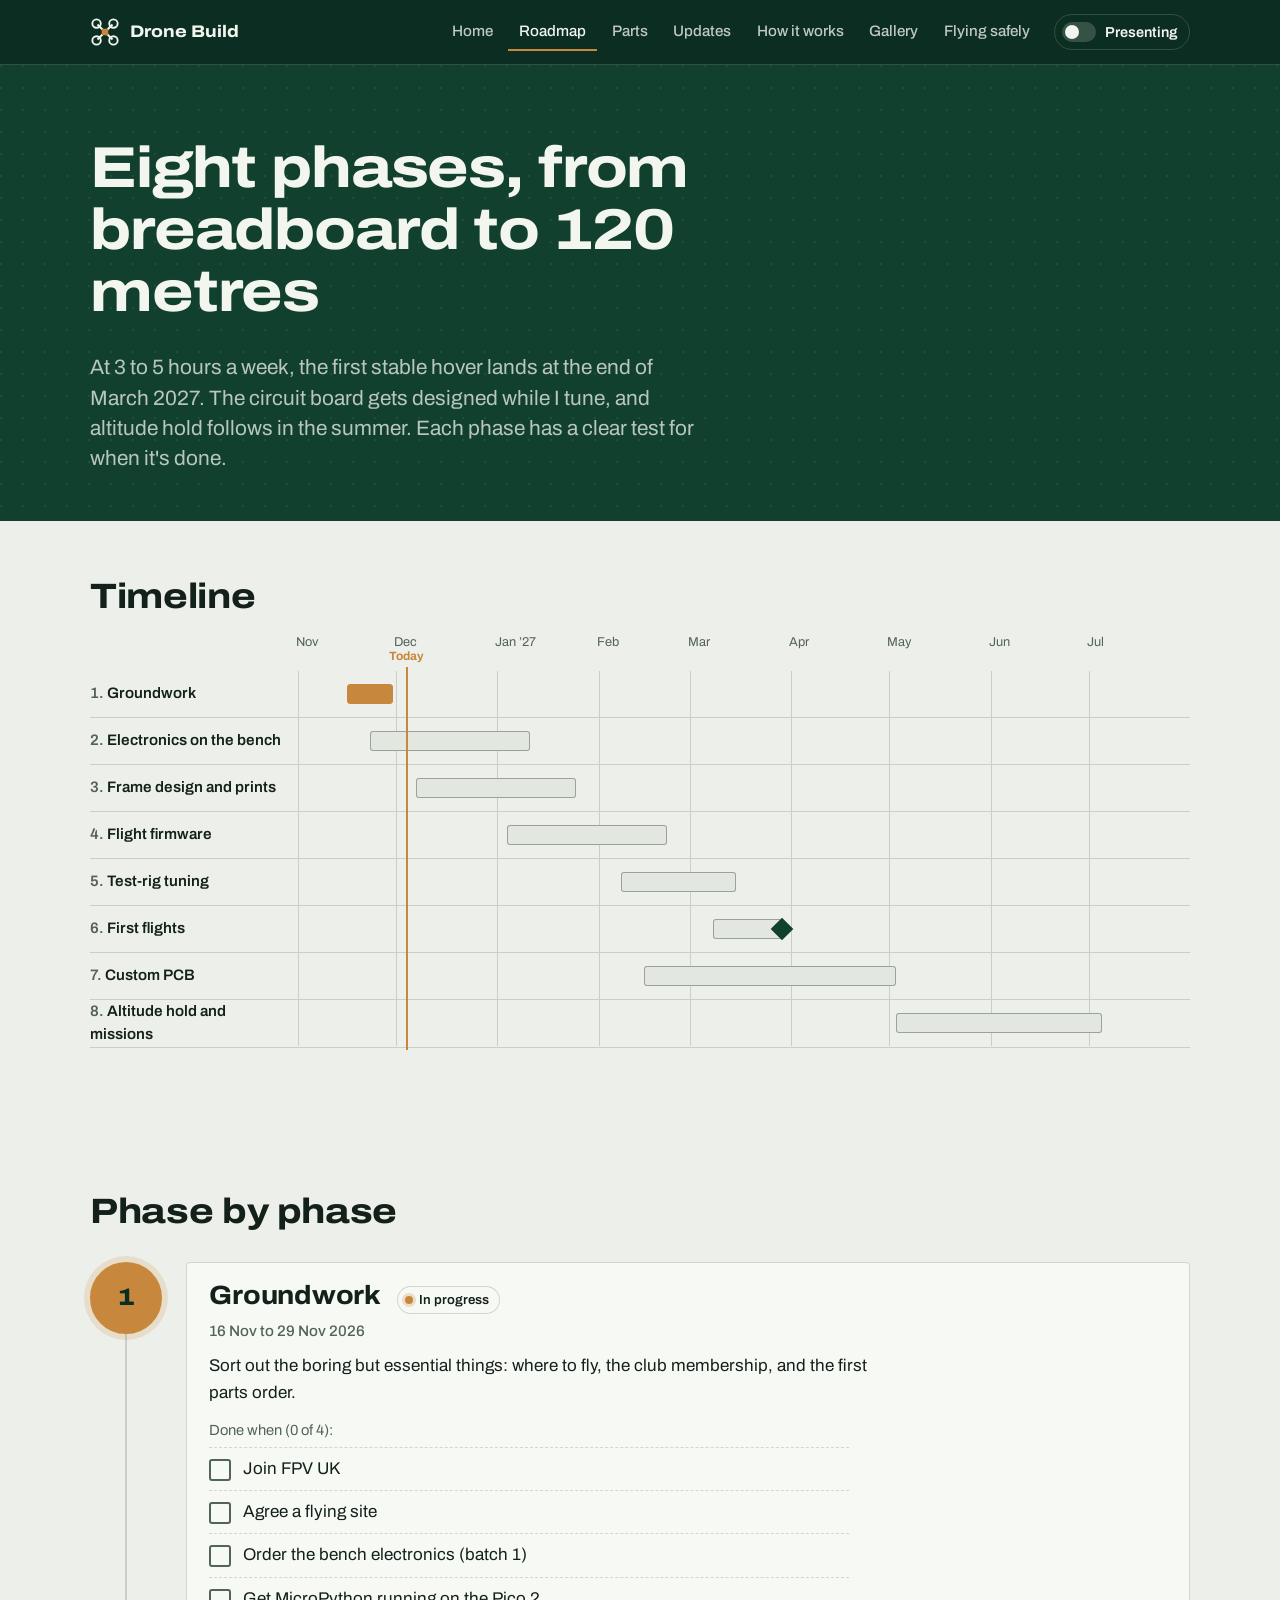
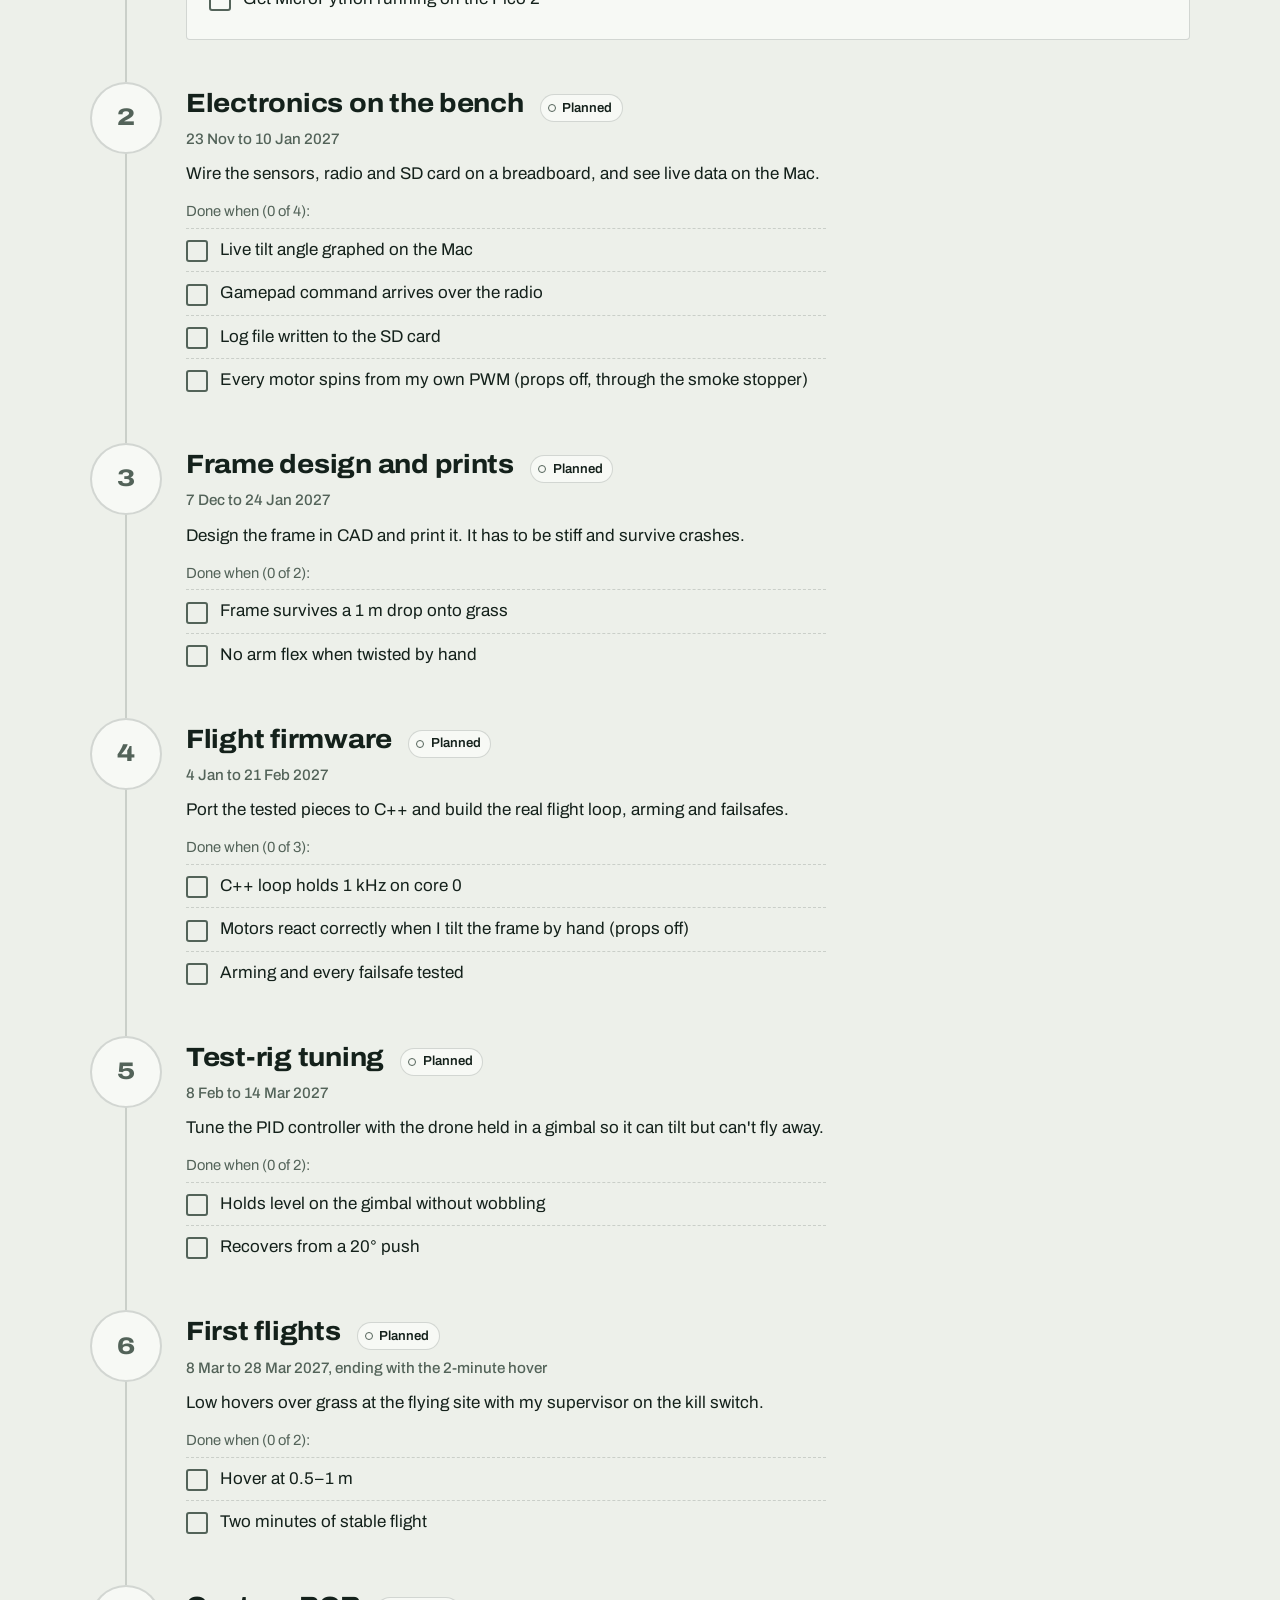
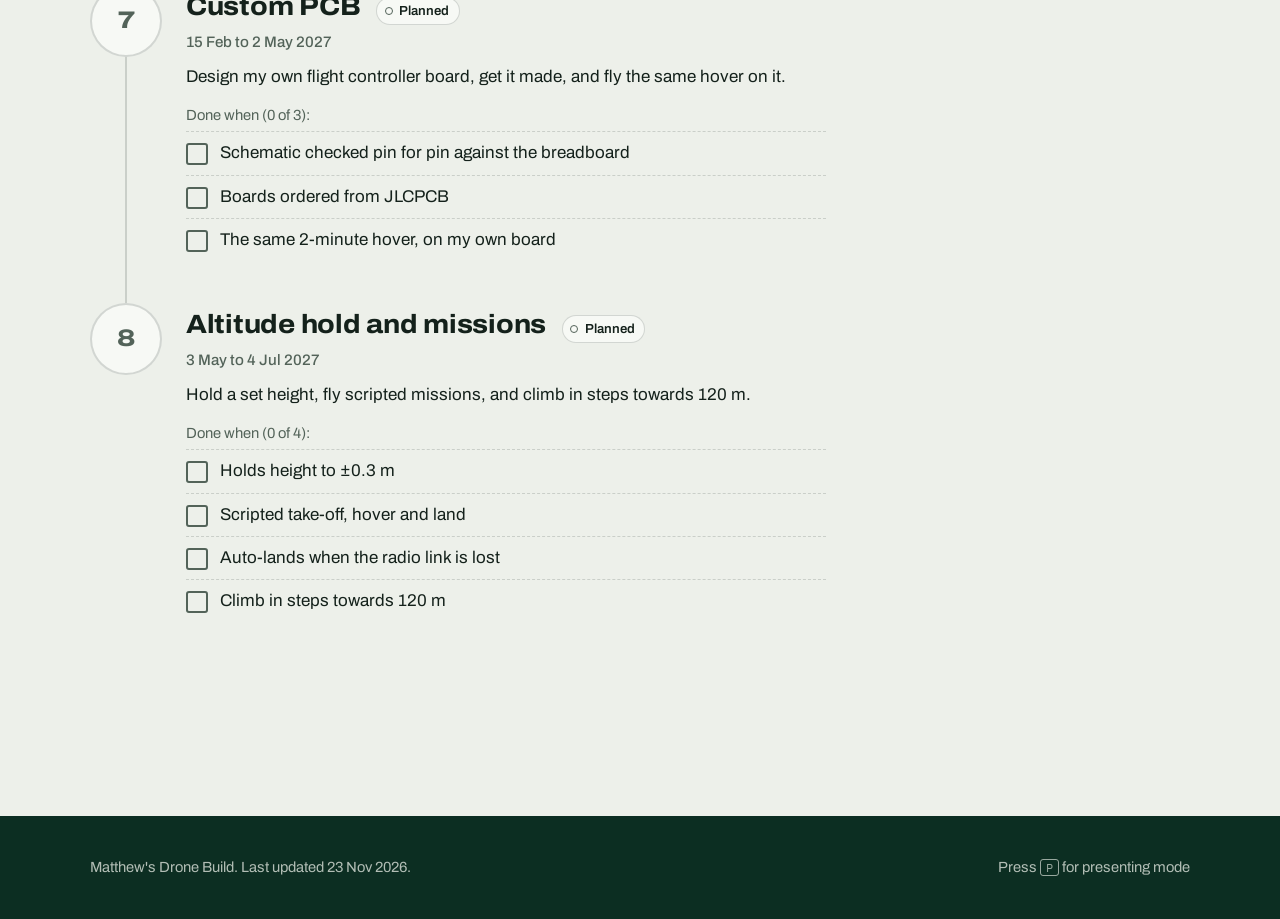
<file: roadmap.html>
<!doctype html>
<html lang="en-GB">
<head>
  <meta charset="utf-8">
  <meta name="viewport" content="width=device-width, initial-scale=1">
  <title>Roadmap</title>
  <meta name="description" content="The eight phases of the drone build, from the first breadboard to altitude hold.">
  <link rel="icon" href="assets/img/favicon.svg" type="image/svg+xml">
  <link rel="stylesheet" href="assets/css/site.css">
  <script src="assets/js/data.js"></script>
  <script src="assets/js/site.js"></script>
</head>
<body data-page="roadmap">
  <div id="site-header"></div>
  <main id="main">
    <header class="board page-head">
      <div class="wrap">
        <h1>Eight phases, from breadboard to 120 metres</h1>
        <p class="lede">At 3 to 5 hours a week, the first stable hover lands at the end of March 2027. The circuit board gets designed while I tune, and altitude hold follows in the summer. Each phase has a clear test for when it's done.</p>
      </div>
    </header>

    <section class="section-tight">
      <div class="wrap">
        <h2 style="font-size:var(--step-3)">Timeline</h2>
        <div id="gantt"></div>
      </div>
    </section>

    <section class="section">
      <div class="wrap">
        <h2 style="font-size:var(--step-3);margin-bottom:2rem">Phase by phase</h2>
        <ol class="phases" id="phases"></ol>
      </div>
    </section>
  </main>
  <div id="site-footer"></div>
</body>
</html>
</file>
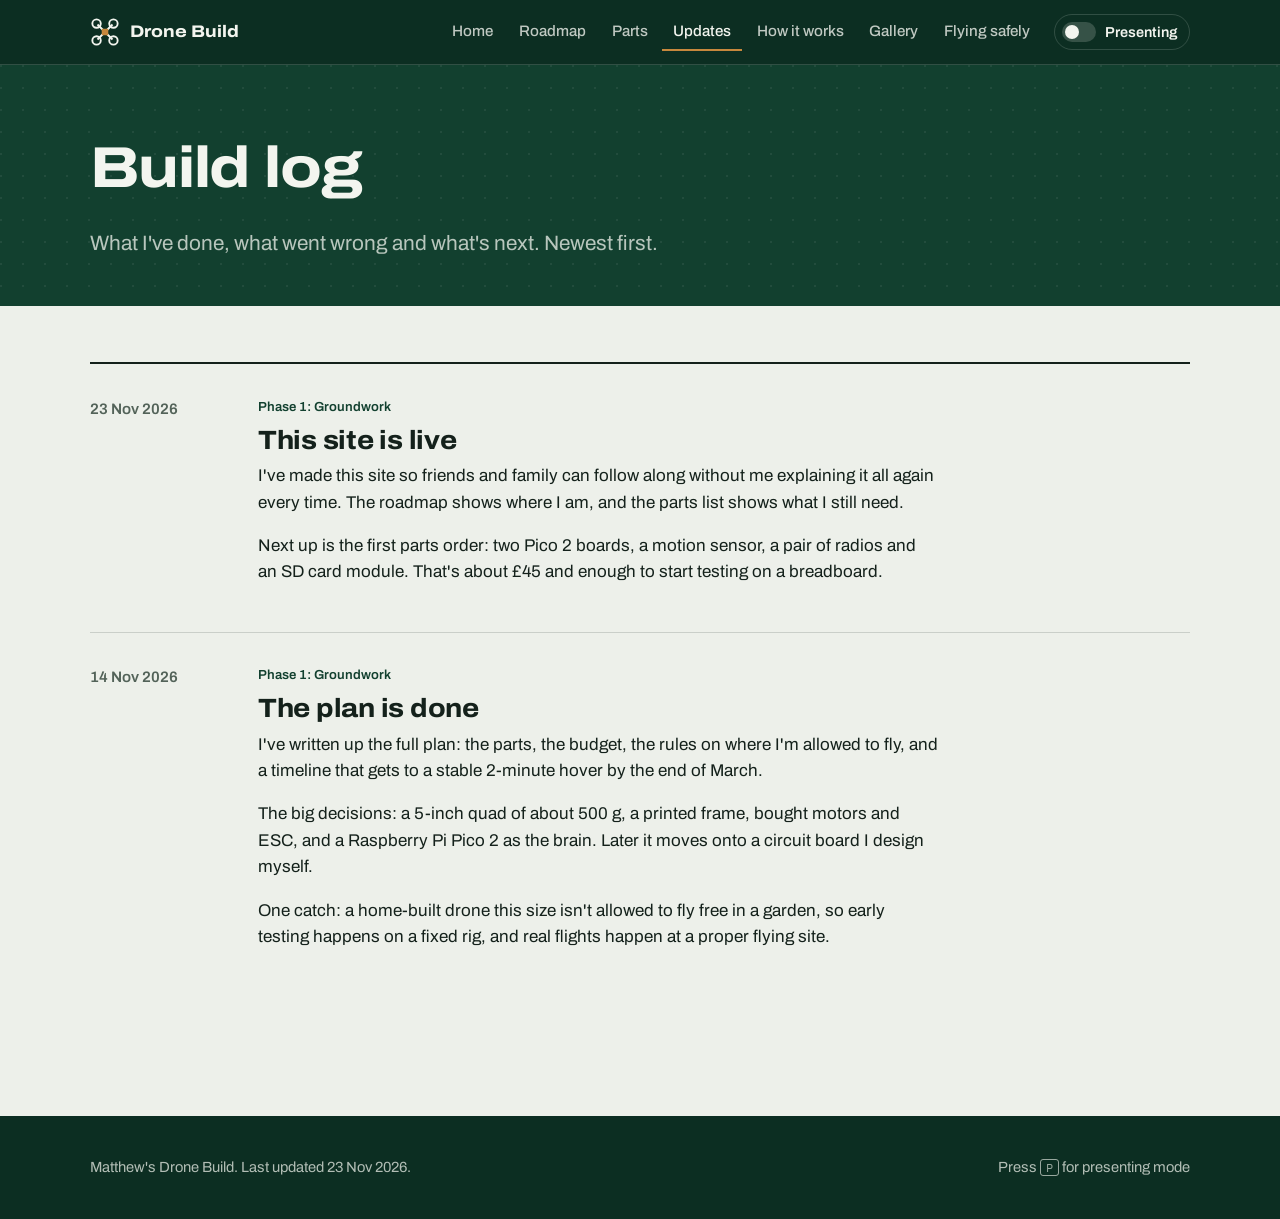
<file: updates.html>
<!doctype html>
<html lang="en-GB">
<head>
  <meta charset="utf-8">
  <meta name="viewport" content="width=device-width, initial-scale=1">
  <title>Updates</title>
  <meta name="description" content="Build log: what I've done on the drone, newest first.">
  <link rel="icon" href="assets/img/favicon.svg" type="image/svg+xml">
  <link rel="stylesheet" href="assets/css/site.css">
  <script src="assets/js/data.js"></script>
  <script src="assets/js/site.js"></script>
</head>
<body data-page="updates">
  <div id="site-header"></div>
  <main id="main">
    <header class="board page-head">
      <div class="wrap">
        <h1>Build log</h1>
        <p class="lede">What I've done, what went wrong and what's next. Newest first.</p>
      </div>
    </header>
    <section class="section-tight">
      <div class="wrap" id="updates"></div>
    </section>
  </main>
  <div id="site-footer"></div>
</body>
</html>
</file>
<file: assets/css/site.css>
/* Drone build site — soldermask / copper / silkscreen */
@import url("https://fonts.googleapis.com/css2?family=Archivo:wdth,wght@62..125,300..800&family=IBM+Plex+Mono:wght@400;500&display=swap");

:root {
  --paper: #edf0ea;
  --paper-2: #e2e7df;
  --card: #f7f9f5;
  --ink: #14211b;
  --muted: #536359;
  --line: rgba(20, 33, 27, 0.16);
  --mask: #12402f;
  --mask-deep: #0c2e22;
  --mask-line: rgba(243, 245, 239, 0.16);
  --copper: #c7883d;
  --copper-bright: #e0a35a;
  --silk: #f3f5ef;
  --good: #2f7d4f;
  --warn: #b5762a;

  --font: "Archivo", system-ui, -apple-system, "Segoe UI", sans-serif;
  --mono: "IBM Plex Mono", ui-monospace, "SF Mono", Menlo, monospace;

  --step--1: 0.875rem;
  --step-0: 1.0625rem;
  --step-1: 1.3rem;
  --step-2: 1.65rem;
  --step-3: 2.2rem;
  --step-4: clamp(2.4rem, 5vw, 3.6rem);
  --step-5: clamp(2.8rem, 7vw, 5.4rem);

  --wrap: 1180px;
  --gutter: clamp(1.1rem, 4vw, 2.5rem);
}

* { box-sizing: border-box; }
html { -webkit-text-size-adjust: 100%; scroll-behavior: smooth; }
@media (prefers-reduced-motion: reduce) { html { scroll-behavior: auto; } }

body {
  margin: 0;
  font-family: var(--font);
  font-size: var(--step-0);
  line-height: 1.55;
  color: var(--ink);
  background: var(--paper);
  font-variation-settings: "wdth" 100;
}

img, svg { max-width: 100%; display: block; }
a { color: inherit; text-decoration-color: var(--copper); text-decoration-thickness: 2px; text-underline-offset: 3px; }
a:hover { color: var(--mask); }
:focus-visible { outline: 3px solid var(--copper); outline-offset: 2px; border-radius: 2px; }

h1, h2, h3, h4 { line-height: 1.08; margin: 0 0 0.5em; font-weight: 750; letter-spacing: -0.01em; }
h1 { font-size: var(--step-5); font-variation-settings: "wdth" 118; letter-spacing: -0.02em; }
h2 { font-size: var(--step-4); font-variation-settings: "wdth" 115; }
h3 { font-size: var(--step-2); font-variation-settings: "wdth" 108; }
h4 { font-size: var(--step-1); font-variation-settings: "wdth" 104; }
p { margin: 0 0 1em; max-width: 68ch; }
.lede { font-size: var(--step-1); line-height: 1.45; color: var(--muted); max-width: 52ch; }
.mono { font-family: var(--mono); font-size: 0.86em; letter-spacing: 0; }
.muted { color: var(--muted); }

.wrap { max-width: var(--wrap); margin: 0 auto; padding: 0 var(--gutter); }
.skip { position: absolute; left: -999px; top: 0; background: var(--copper); color: var(--ink); padding: .6rem 1rem; z-index: 100; }
.skip:focus { left: 1rem; top: 1rem; }

/* ---------- Header ---------- */
.site-header {
  background: var(--mask-deep);
  color: var(--silk);
  position: sticky; top: 0; z-index: 40;
  border-bottom: 1px solid var(--mask-line);
}
.site-header .wrap { display: flex; align-items: center; gap: 1.5rem; min-height: 64px; }
.brand { display: flex; align-items: center; gap: .65rem; text-decoration: none; font-weight: 750; font-variation-settings: "wdth" 115; font-size: 1.05rem; white-space: nowrap; }
.brand:hover { color: var(--silk); }
.brand svg { width: 30px; height: 30px; flex: none; }
.nav { display: flex; gap: .2rem; margin-left: auto; align-items: center; }
.nav a {
  text-decoration: none; padding: .45rem .7rem; border-radius: 4px;
  color: rgba(243,245,239,.78); font-size: .95rem; font-weight: 500;
}
.nav a:hover { color: var(--silk); background: rgba(243,245,239,.07); }
.nav a[aria-current="page"] { color: var(--silk); box-shadow: inset 0 -2px 0 var(--copper); border-radius: 0; }

.present-toggle {
  display: inline-flex; align-items: center; gap: .55rem;
  background: none; border: 1px solid var(--mask-line); color: var(--silk);
  font: inherit; font-size: .9rem; font-weight: 600; padding: .35rem .7rem .35rem .45rem;
  border-radius: 999px; cursor: pointer; margin-left: .6rem; white-space: nowrap;
}
.present-toggle:hover { border-color: var(--copper); }
.switch { width: 34px; height: 20px; border-radius: 999px; background: rgba(243,245,239,.18); position: relative; flex: none; transition: background .2s; }
.switch::after { content: ""; position: absolute; top: 3px; left: 3px; width: 14px; height: 14px; border-radius: 50%; background: var(--silk); transition: transform .2s; }
.present-toggle[aria-pressed="true"] .switch { background: var(--copper); }
.present-toggle[aria-pressed="true"] .switch::after { transform: translateX(14px); }

.menu-btn { display: none; margin-left: auto; background: none; border: 1px solid var(--mask-line); color: var(--silk); border-radius: 4px; padding: .4rem .65rem; font: inherit; font-weight: 600; cursor: pointer; }

@media (max-width: 960px) {
  .menu-btn { display: inline-block; }
  .nav { display: none; position: absolute; top: 64px; left: 0; right: 0; flex-direction: column; align-items: stretch;
         background: var(--mask-deep); padding: .5rem var(--gutter) 1.2rem; border-bottom: 1px solid var(--mask-line); }
  .nav.open { display: flex; }
  .nav a { padding: .8rem .2rem; border-bottom: 1px solid var(--mask-line); border-radius: 0; }
  .nav a[aria-current="page"] { box-shadow: inset 3px 0 0 var(--copper); padding-left: .8rem; }
  .present-toggle { margin: 1rem 0 0; align-self: flex-start; }
}

/* ---------- Board (green) sections ---------- */
.board {
  background-color: var(--mask);
  color: var(--silk);
  background-image:
    radial-gradient(circle at 1px 1px, rgba(243,245,239,.07) 1px, transparent 1.4px);
  background-size: 22px 22px;
  position: relative;
}
.board a { text-decoration-color: var(--copper-bright); }
.board a:hover { color: var(--copper-bright); }
.board .lede, .board .muted { color: rgba(243,245,239,.74); }

/* ---------- Home hero ---------- */
.hero { padding: clamp(2.5rem, 6vw, 5rem) 0 0; overflow: hidden; }
.hero-grid { display: grid; grid-template-columns: minmax(0, 1fr) minmax(0, 1.05fr); gap: 2rem; align-items: center; }
.hero h1 { max-width: 11ch; margin-bottom: .35em; }
.hero .lede { margin-bottom: 1.8rem; }
.hero-actions { display: flex; flex-wrap: wrap; gap: .75rem; margin-bottom: 2.5rem; }
.quad-stage { position: relative; aspect-ratio: 1; max-width: 560px; justify-self: end; width: 100%; }
.quad-stage svg { width: 100%; height: 100%; }
.quad-hint { font-size: .85rem; color: rgba(243,245,239,.6); text-align: center; margin: .2rem 0 0; }

.part-pop {
  position: absolute; z-index: 5; width: min(280px, 80%);
  background: var(--silk); color: var(--ink); border-radius: 6px; padding: .9rem 1rem;
  box-shadow: 0 12px 30px rgba(0,0,0,.35); font-size: .95rem; line-height: 1.45;
}
.part-pop strong { display: block; font-variation-settings: "wdth" 110; font-size: 1.05rem; margin-bottom: .2rem; }
.part-pop .mono { color: var(--copper); font-weight: 500; }
.part-pop button { position: absolute; top: .35rem; right: .45rem; background: none; border: 0; font-size: 1.2rem; cursor: pointer; color: var(--muted); }

.readout {
  display: grid; grid-template-columns: repeat(4, 1fr);
  border-top: 1px solid var(--mask-line); margin-top: 2.5rem;
}
.readout > div { padding: 1.1rem 1.2rem 1.3rem 0; border-right: 1px solid var(--mask-line); }
.readout > div + div { padding-left: 1.2rem; }
.readout > div:last-child { border-right: 0; }
.readout dt { font-size: .85rem; color: rgba(243,245,239,.65); margin-bottom: .25rem; }
.readout dd { margin: 0; font-size: var(--step-1); font-weight: 700; font-variation-settings: "wdth" 112; }
.readout dd small { font-weight: 400; font-size: .8rem; color: rgba(243,245,239,.65); display: block; font-variation-settings: "wdth" 100; }

@media (max-width: 860px) {
  .hero-grid { grid-template-columns: 1fr; }
  .quad-stage { justify-self: center; max-width: 440px; }
  .readout { grid-template-columns: 1fr 1fr; }
  .readout > div:nth-child(2) { border-right: 0; }
  .readout > div:nth-child(3) { padding-left: 0; border-top: 1px solid var(--mask-line); }
  .readout > div:nth-child(4) { border-top: 1px solid var(--mask-line); }
}

/* ---------- Buttons ---------- */
.btn {
  display: inline-flex; align-items: center; gap: .5rem; text-decoration: none;
  font: inherit; font-weight: 650; font-size: .98rem; padding: .7rem 1.15rem; border-radius: 4px;
  border: 1.5px solid currentColor; cursor: pointer; background: none; color: inherit;
}
.btn-copper { background: var(--copper); border-color: var(--copper); color: var(--mask-deep); }
.btn-copper:hover { background: var(--copper-bright); border-color: var(--copper-bright); color: var(--mask-deep); }
.btn-ghost:hover { border-color: var(--copper); }

/* ---------- Page heads ---------- */
.page-head { padding: clamp(2.5rem, 6vw, 4.5rem) 0 clamp(2rem, 4vw, 3rem); }
.page-head h1 { font-size: var(--step-4); max-width: 18ch; }
.page-head .lede { margin: 0; }

/* trace divider: copper trace with a bend and a pad */
.trace { height: 26px; width: 100%; color: var(--copper); }
.board .trace { color: var(--copper); }

/* ---------- Sections ---------- */
.section { padding: clamp(3rem, 7vw, 5.5rem) 0; }
.section-tight { padding: clamp(2rem, 5vw, 3.5rem) 0; }
.section + .section { border-top: 1px solid var(--line); }
.sec-head { display: flex; align-items: end; justify-content: space-between; gap: 1rem; flex-wrap: wrap; margin-bottom: 2rem; }
.sec-head h2 { margin: 0; }
.sec-head a { font-weight: 600; white-space: nowrap; }

.two-col { display: grid; grid-template-columns: 1fr 1fr; gap: clamp(2rem, 5vw, 4rem); }
@media (max-width: 860px) { .two-col { grid-template-columns: 1fr; } }

/* ---------- Goal list ---------- */
.goal-list { display: grid; grid-template-columns: repeat(2, 1fr); gap: 0; border-top: 2px solid var(--ink); }
.goal-list > div { padding: 1.4rem 1.4rem 1.6rem 0; border-bottom: 1px solid var(--line); }
.goal-list > div:nth-child(odd) { border-right: 1px solid var(--line); }
.goal-list > div:nth-child(even) { padding-left: 1.4rem; }
.goal-list h3 { font-size: var(--step-1); margin-bottom: .35rem; display: flex; gap: .6rem; align-items: center; }
.goal-list h3::before { content: ""; width: 12px; height: 12px; border-radius: 50%; border: 3px solid var(--copper); flex: none; }
.goal-list p { margin: 0; color: var(--muted); }
@media (max-width: 680px) {
  .goal-list { grid-template-columns: 1fr; }
  .goal-list > div:nth-child(odd) { border-right: 0; }
  .goal-list > div:nth-child(even) { padding-left: 0; }
}

/* ---------- Spec sheet ---------- */
.spec { width: 100%; border-collapse: collapse; }
.spec th, .spec td { text-align: left; padding: .7rem 0; border-bottom: 1px solid var(--line); vertical-align: top; }
.spec th { font-weight: 500; color: var(--muted); width: 42%; padding-right: 1rem; }
.spec td { font-weight: 650; }

/* ---------- Status pills ---------- */
.pill { display: inline-flex; align-items: center; gap: .4rem; font-size: .82rem; font-weight: 600; padding: .18rem .6rem .18rem .45rem; border-radius: 999px; border: 1px solid var(--line); white-space: nowrap; background: var(--card); }
.pill::before { content: ""; width: 8px; height: 8px; border-radius: 50%; background: var(--muted); }
.pill.done::before, .pill.arrived::before { background: var(--good); }
.pill.active::before { background: var(--copper); box-shadow: 0 0 0 3px rgba(199,136,61,.25); }
.pill.ordered::before { background: var(--copper); }
.pill.needed::before, .pill.planned::before { background: transparent; border: 1.5px solid var(--muted); width: 6px; height: 6px; }

/* ---------- Current phase panel ---------- */
.now-panel { background: var(--card); border: 1px solid var(--line); border-left: 6px solid var(--copper); padding: clamp(1.3rem, 3vw, 2rem); border-radius: 4px; }
.now-panel h3 { margin-bottom: .3rem; }
.checklist { list-style: none; padding: 0; margin: 1rem 0 0; }
.checklist li { display: flex; gap: .75rem; align-items: flex-start; padding: .5rem 0; border-top: 1px dashed var(--line); }
.checklist li::before { content: ""; flex: none; width: 18px; height: 18px; margin-top: .2rem; border: 2px solid var(--muted); border-radius: 3px; }
.checklist li.done { color: var(--muted); }
.checklist li.done::before { background: var(--good) url("data:image/svg+xml,%3Csvg xmlns='http://www.w3.org/2000/svg' viewBox='0 0 16 16'%3E%3Cpath d='M3.5 8.5l3 3 6-7' fill='none' stroke='white' stroke-width='2.2' stroke-linecap='round' stroke-linejoin='round'/%3E%3C/svg%3E") center/14px no-repeat; border-color: var(--good); }
.meter { height: 8px; background: var(--paper-2); border-radius: 999px; overflow: hidden; margin-top: .8rem; }
.meter > span { display: block; height: 100%; background: var(--copper); border-radius: 999px; }

/* ---------- Updates ---------- */
.update { display: grid; grid-template-columns: 9rem minmax(0, 1fr); gap: 1.5rem; padding: 1.8rem 0; border-top: 1px solid var(--line); }
.update:first-child { border-top: 2px solid var(--ink); }
.update time { font-weight: 600; color: var(--muted); font-size: .95rem; padding-top: .3rem; }
.update h3 { font-size: var(--step-2); margin-bottom: .5rem; }
.update .tag { display: inline-block; margin-bottom: .6rem; font-size: .82rem; color: var(--mask); font-weight: 600; text-decoration: none; }
.update img { border-radius: 4px; margin: .5rem 0 1rem; max-height: 420px; object-fit: cover; }
.update.compact h3 { font-size: var(--step-1); }
.update.compact p { color: var(--muted); }
@media (max-width: 640px) { .update { grid-template-columns: 1fr; gap: .3rem; } }

/* ---------- Gantt ---------- */
.gantt { position: relative; margin-top: 1rem; }
.gantt-row { display: grid; grid-template-columns: 13rem minmax(0, 1fr); align-items: center; min-height: 46px; border-bottom: 1px solid var(--line); }
.gantt-row .g-name { font-weight: 600; font-size: .95rem; padding-right: 1rem; text-decoration: none; }
.gantt-row .g-name:hover { color: var(--mask); }
.g-track { position: relative; height: 46px; }
.g-bar { position: absolute; top: 13px; height: 20px; border-radius: 3px; background: var(--paper-2); border: 1.5px solid rgba(20,33,27,.35); }
.g-bar.active { background: var(--copper); border-color: var(--copper); }
.g-bar.done { background: var(--mask); border-color: var(--mask); }
.g-mile { position: absolute; top: 15px; width: 16px; height: 16px; background: var(--mask); transform: translateX(-50%) rotate(45deg); }
.g-months { display: grid; grid-template-columns: 13rem minmax(0, 1fr); font-size: .8rem; color: var(--muted); }
.g-months .g-scale { position: relative; height: 22px; }
.g-months span { position: absolute; transform: translateX(-2px); }
.g-grid { position: absolute; top: 0; bottom: 0; width: 1px; background: var(--line); }
.g-today { position: absolute; top: -4px; bottom: 0; width: 2px; background: var(--copper); z-index: 2; }
.g-today::before { content: "Today"; position: absolute; top: -20px; left: 50%; transform: translateX(-50%); font-size: .75rem; font-weight: 700; color: var(--copper); background: var(--paper); padding: 0 .3rem; }
@media (max-width: 720px) {
  .gantt-row, .g-months { grid-template-columns: 7.5rem minmax(0, 1fr); }
  .gantt-row .g-name { font-size: .8rem; line-height: 1.2; }
}

/* ---------- Phase list ---------- */
.phases { list-style: none; margin: 0; padding: 0; counter-reset: ph; }
.phase { display: grid; grid-template-columns: 4.5rem minmax(0, 1fr); gap: 1.5rem; position: relative; padding-bottom: 2.6rem; }
.phase::before { content: ""; position: absolute; left: calc(2.25rem - 1px); top: 3.4rem; bottom: 0; width: 2px; background: var(--line); }
.phase:last-child::before { display: none; }
.phase.done::before { background: var(--mask); }
.phase-num {
  width: 4.5rem; height: 4.5rem; border-radius: 50%; display: grid; place-items: center;
  font-weight: 800; font-size: 1.5rem; font-variation-settings: "wdth" 120;
  border: 2px solid var(--line); background: var(--card); color: var(--muted); position: relative; z-index: 1;
}
.phase.active .phase-num { background: var(--copper); border-color: var(--copper); color: var(--mask-deep); box-shadow: 0 0 0 6px rgba(199,136,61,.18); }
.phase.done .phase-num { background: var(--mask); border-color: var(--mask); color: var(--silk); }
.phase-body { padding-top: .5rem; }
.phase-top { display: flex; flex-wrap: wrap; gap: .5rem 1rem; align-items: baseline; margin-bottom: .4rem; }
.phase-top h3 { margin: 0; }
.phase-dates { color: var(--muted); font-size: .95rem; font-weight: 500; }
.phase-body .checklist { max-width: 640px; }
.phase.active .phase-body { background: var(--card); border: 1px solid var(--line); border-radius: 4px; padding: 1.2rem 1.4rem; }
@media (max-width: 560px) {
  .phase { grid-template-columns: 3rem minmax(0, 1fr); gap: 1rem; }
  .phase-num { width: 3rem; height: 3rem; font-size: 1.1rem; }
  .phase::before { left: calc(1.5rem - 1px); top: 2.6rem; }
}

/* ---------- Parts ---------- */
.budget { background: var(--card); border: 1px solid var(--line); border-radius: 4px; padding: clamp(1.2rem, 3vw, 1.8rem); }
.budget-figs { display: flex; flex-wrap: wrap; gap: 1.2rem 2.5rem; margin-bottom: 1rem; }
.budget-figs div { font-size: .9rem; color: var(--muted); }
.budget-figs b { display: block; font-size: var(--step-2); color: var(--ink); font-variation-settings: "wdth" 112; line-height: 1.1; }
.budget-bar { position: relative; height: 22px; background: var(--paper-2); border-radius: 3px; display: flex; overflow: visible; }
.budget-bar span { height: 100%; }
.budget-bar .b-arrived { background: var(--mask); }
.budget-bar .b-ordered { background: var(--copper); }
.budget-bar .b-needed { background: repeating-linear-gradient(135deg, rgba(20,33,27,.22) 0 2px, transparent 2px 7px); }
.budget-bar .b-limit { position: absolute; top: -6px; bottom: -6px; width: 2px; background: var(--ink); }
.legend { display: flex; flex-wrap: wrap; gap: .4rem 1.2rem; font-size: .85rem; color: var(--muted); margin-top: .8rem; }
.legend i { display: inline-block; width: 12px; height: 12px; border-radius: 2px; vertical-align: -1px; margin-right: .35rem; }

.filters { display: flex; flex-wrap: wrap; gap: .5rem; margin: 2rem 0 1rem; }
.chip { font: inherit; font-size: .9rem; font-weight: 600; padding: .4rem .9rem; border-radius: 999px; border: 1.5px solid var(--line); background: none; cursor: pointer; color: var(--ink); }
.chip[aria-pressed="true"] { background: var(--ink); border-color: var(--ink); color: var(--paper); }
.chip:hover { border-color: var(--ink); }

.batch { margin-top: 2.8rem; }
.batch-head { display: flex; flex-wrap: wrap; align-items: baseline; justify-content: space-between; gap: .5rem 1rem; border-bottom: 2px solid var(--ink); padding-bottom: .6rem; }
.batch-head h3 { margin: 0; display: flex; gap: .8rem; align-items: baseline; }
.batch-head h3 .num { font-size: .95rem; color: var(--copper); font-weight: 700; }
.batch-head .when { color: var(--muted); font-weight: 500; }
.batch-head .sub { font-weight: 700; }
.batch > p { margin: .8rem 0 0; color: var(--muted); }

.parts { width: 100%; border-collapse: collapse; margin-top: .6rem; table-layout: fixed; }
.parts th:nth-child(1) { width: 27%; } .parts th:nth-child(2) { width: 33%; } .parts th:nth-child(3) { width: 15%; }
.parts th:nth-child(4) { width: 5%; } .parts th:nth-child(5) { width: 8%; } .parts th:nth-child(6) { width: 12%; }
.parts th { text-align: left; font-size: .82rem; font-weight: 600; color: var(--muted); padding: .7rem .6rem .5rem 0; border-bottom: 1px solid var(--line); }
.parts td { padding: .9rem .8rem .9rem 0; border-bottom: 1px solid var(--line); vertical-align: top; }
.parts .p-name { font-weight: 650; }
.parts .p-name .mono { display: block; font-weight: 400; color: var(--muted); font-size: .78rem; margin-top: .1rem; }
.parts .p-note { color: var(--muted); font-size: .92rem; max-width: 40ch; }
.parts .p-links div { display: flex; flex-wrap: wrap; gap: .3rem .8rem; font-size: .9rem; }
.parts th.num { text-align: right; padding-right: .8rem; }
.parts .num { text-align: right; white-space: nowrap; font-variant-numeric: tabular-nums; }
.parts tr.optional .p-name::after { content: "Optional"; margin-left: .5rem; font-size: .72rem; font-weight: 600; color: var(--muted); border: 1px solid var(--line); border-radius: 3px; padding: .05rem .35rem; vertical-align: 2px; }
.parts tr[hidden] { display: none; }
@media (max-width: 760px) {
  .parts thead { display: none; }
  .parts { table-layout: auto; }
  .parts tr { display: grid; grid-template-columns: 1fr auto; gap: .3rem 1rem; padding: 1rem 0; border-bottom: 1px solid var(--line); }
  .parts td { border: 0; padding: 0; }
  .parts .p-name { grid-column: 1; }
  .parts .p-status { grid-column: 2; grid-row: 1; }
  .parts .p-note, .parts .p-links { grid-column: 1 / -1; }
  .parts .p-qty { grid-column: 1; text-align: left; color: var(--muted); font-size: .9rem; }
  .parts .p-qty::before { content: "Qty "; }
  .parts .p-price { grid-column: 2; grid-row: 3; font-weight: 650; }
}
.have-list { columns: 2; column-gap: 2rem; padding-left: 1.2rem; }
.have-list li { margin-bottom: .4rem; break-inside: avoid; }
@media (max-width: 640px) { .have-list { columns: 1; } }

/* ---------- How it works ---------- */
.diagram-wrap { background: var(--mask); border-radius: 6px; padding: clamp(1rem, 3vw, 2rem); overflow-x: auto; }
.diagram-wrap svg { min-width: 680px; width: 100%; height: auto; }
.data-table { width: 100%; border-collapse: collapse; font-size: .97rem; }
.data-table th, .data-table td { text-align: left; padding: .75rem 1rem .75rem 0; border-bottom: 1px solid var(--line); vertical-align: top; }
.data-table thead th { font-size: .82rem; color: var(--muted); font-weight: 600; border-bottom: 2px solid var(--ink); }
.data-table td:first-child { font-weight: 650; }
.table-scroll { overflow-x: auto; }
.loop { display: flex; flex-wrap: wrap; align-items: center; gap: .5rem; margin: 1.5rem 0; padding: 0; list-style: none; }
.loop li { background: var(--card); border: 1.5px solid var(--ink); padding: .5rem .8rem; border-radius: 4px; font-weight: 600; font-size: .95rem; position: relative; }
.loop li + li::before { content: ""; position: absolute; left: -.55rem; top: 50%; width: .5rem; height: 2px; background: var(--copper); }
.loop li:last-child { background: var(--copper); border-color: var(--copper); }
.toc { display: flex; flex-wrap: wrap; gap: .4rem 1.2rem; margin-top: 1.4rem; font-weight: 600; font-size: .95rem; }
.callout { border-left: 4px solid var(--copper); background: var(--card); padding: 1rem 1.2rem; border-radius: 0 4px 4px 0; max-width: 72ch; }
.callout p:last-child { margin-bottom: 0; }

/* ---------- Gallery ---------- */
.gallery { columns: 3 300px; column-gap: 1.2rem; }
.g-item { break-inside: avoid; margin: 0 0 1.2rem; }
.g-item button { all: unset; cursor: zoom-in; display: block; width: 100%; border-radius: 4px; overflow: hidden; background: var(--mask); }
.g-item button:focus-visible { outline: 3px solid var(--copper); outline-offset: 3px; }
.g-item img { width: 100%; height: auto; transition: transform .35s ease; }
.g-item button:hover img { transform: scale(1.02); }
.g-item figcaption { font-size: .9rem; color: var(--muted); margin-top: .5rem; }
.g-item figcaption b { color: var(--ink); font-weight: 600; }
.empty-photos { border: 2px dashed var(--line); border-radius: 6px; padding: 1.5rem; margin-bottom: 2rem; display: flex; gap: 1.2rem; align-items: center; }
.empty-photos svg { width: 54px; flex: none; color: var(--copper); }
.empty-photos p { margin: 0; }

.lightbox { position: fixed; inset: 0; background: rgba(8, 24, 18, .94); z-index: 100; display: grid; grid-template-rows: 1fr auto; padding: 2rem; color: var(--silk); }
.lightbox[hidden] { display: none; }
.lightbox img { max-width: 100%; max-height: 100%; margin: auto; object-fit: contain; align-self: center; justify-self: center; min-height: 0; }
.lb-stage { min-height: 0; display: grid; }
.lb-bar { display: flex; justify-content: space-between; align-items: center; gap: 1rem; padding-top: 1rem; }
.lb-bar p { margin: 0; max-width: 70ch; }
.lb-btns { display: flex; gap: .5rem; flex: none; }
.lb-btns button { background: none; border: 1px solid var(--mask-line); color: var(--silk); border-radius: 4px; padding: .5rem .8rem; font: inherit; cursor: pointer; }
.lb-btns button:hover { border-color: var(--copper); }

/* ---------- Footer ---------- */
.site-footer { background: var(--mask-deep); color: rgba(243,245,239,.72); padding: 2.5rem 0; font-size: .92rem; margin-top: 4rem; }
.site-footer .wrap { display: flex; flex-wrap: wrap; justify-content: space-between; gap: 1rem; }
.site-footer a { color: var(--silk); }
.site-footer p { margin: 0; }
.kbd { font-family: var(--mono); font-size: .8em; border: 1px solid currentColor; border-radius: 3px; padding: 0 .3rem; opacity: .85; }

/* ---------- Quad drawing ---------- */
.quad .silk { fill: none; stroke: var(--silk); }
.quad .des { font-family: var(--mono); fill: var(--silk); font-size: 15px; }
.quad .hot { cursor: pointer; }
.quad .hot .pad { fill: var(--mask); stroke: var(--copper); stroke-width: 2.5; transition: fill .15s; }
.quad .hot:hover .pad, .quad .hot:focus .pad, .quad .hot.on .pad { fill: var(--copper); }
.quad .hot:focus { outline: none; }
.quad .hot:focus-visible .pad { stroke: var(--silk); stroke-width: 3; }
.quad .blades { transform-box: fill-box; transform-origin: center; }
.quad.spin .blades.cw  { animation: spin-cw 2.6s cubic-bezier(.3,.1,.2,1) 1; }
.quad.spin .blades.ccw { animation: spin-ccw 2.6s cubic-bezier(.3,.1,.2,1) 1; }
@keyframes spin-cw  { from { transform: rotate(0); } to { transform: rotate(1440deg); } }
@keyframes spin-ccw { from { transform: rotate(0); } to { transform: rotate(-1440deg); } }
@media (prefers-reduced-motion: reduce) { .quad.spin .blades { animation: none !important; } }
</file>
<file: assets/css/present.css>
/* Presenting mode: full-screen slides on soldermask */
.deck-body {
  --paper: var(--mask);
  margin: 0; height: 100vh; height: 100dvh; overflow: hidden;
  background-color: var(--mask-deep); color: var(--silk);
  background-image: radial-gradient(circle at 1px 1px, rgba(243,245,239,.06) 1px, transparent 1.4px);
  background-size: 26px 26px;
}
.deck-body.idle { cursor: none; }
.deck { position: relative; height: calc(100% - 64px); }

.slide {
  position: absolute; inset: 0; padding: clamp(1.5rem, 5vh, 4rem) clamp(1.5rem, 6vw, 6rem);
  display: grid; align-content: center; gap: clamp(1rem, 3vh, 2rem);
  opacity: 0; visibility: hidden; transform: translateX(24px);
  transition: opacity .45s ease, transform .45s ease, visibility 0s linear .45s;
}
.slide.back { transform: translateX(-24px); }
.slide.on { opacity: 1; visibility: visible; transform: none; transition: opacity .45s ease, transform .45s ease; }
@media (prefers-reduced-motion: reduce) { .slide, .slide.on { transition: none; transform: none; } }

.slide h1 { font-size: clamp(2.6rem, 7.5vw, 7rem); max-width: 12ch; margin: 0; }
.slide h2 { font-size: clamp(2rem, 5vw, 4.4rem); margin: 0; max-width: 20ch; }
.slide .big { font-size: clamp(1.25rem, 2.3vw, 2rem); line-height: 1.35; color: rgba(243,245,239,.8); max-width: 40ch; margin: 0; }
.slide .kicker { font-size: clamp(1rem, 1.6vw, 1.35rem); color: var(--copper-bright); font-weight: 650; margin: 0; }

.split { display: grid; grid-template-columns: 1.1fr 1fr; gap: clamp(1.5rem, 5vw, 5rem); align-items: center; }
.split .quad { max-height: 70vh; width: auto; margin: 0 auto; }
@media (max-width: 800px), (max-aspect-ratio: 1/1) { .split { grid-template-columns: 1fr; } .split .quad { max-height: 38vh; } }

.s-points { display: grid; grid-template-columns: 1fr 1fr; gap: clamp(1rem, 3vh, 2rem) clamp(1.5rem, 4vw, 4rem); max-width: 1300px; }
.s-points div { border-top: 3px solid var(--copper); padding-top: 1rem; }
.s-points h3 { font-size: clamp(1.3rem, 2.4vw, 2.1rem); margin: 0 0 .4rem; }
.s-points p { font-size: clamp(1rem, 1.6vw, 1.35rem); color: rgba(243,245,239,.75); margin: 0; max-width: 34ch; }

.s-specs { display: grid; grid-template-columns: 1fr 1fr; gap: 0 2.5rem; }
.s-specs div { border-bottom: 1px solid var(--mask-line); padding: clamp(.5rem, 1.5vh, 1rem) 0; }
.s-specs dt { font-size: clamp(.85rem, 1.2vw, 1.05rem); color: rgba(243,245,239,.6); }
.s-specs dd { margin: 0; font-size: clamp(1.1rem, 2vw, 1.7rem); font-weight: 700; font-variation-settings: "wdth" 110; }

.s-diagram { background: var(--mask); border-radius: 8px; padding: clamp(.8rem, 2vh, 1.5rem); }
.s-diagram svg { max-height: 62vh; width: 100%; height: auto; }

.s-loop { display: flex; flex-wrap: wrap; gap: clamp(.6rem, 1.5vw, 1.2rem); list-style: none; padding: 0; margin: 0; }
.s-loop li { font-size: clamp(1.1rem, 2.2vw, 1.9rem); font-weight: 700; border: 2px solid var(--silk); border-radius: 6px; padding: .6em .9em; position: relative; }
.s-loop li:last-child { background: var(--copper); border-color: var(--copper); color: var(--mask-deep); }
.s-loop li + li::before { content: ""; position: absolute; right: 100%; top: 50%; width: clamp(.6rem, 1.5vw, 1.2rem); height: 3px; background: var(--copper); }

.deck .gantt-row { border-color: var(--mask-line); min-height: clamp(40px, 6.5vh, 60px); }
.deck .gantt-row .g-name { font-size: clamp(.9rem, 1.5vw, 1.25rem); color: var(--silk); pointer-events: none; }
.deck .gantt-row .g-name .muted, .deck .g-months { color: rgba(243,245,239,.6); }
.deck .g-months { font-size: clamp(.8rem, 1.2vw, 1rem); }
.deck .g-grid { background: var(--mask-line); }
.deck .g-bar { background: rgba(243,245,239,.1); border-color: rgba(243,245,239,.45); }
.deck .g-bar.active { background: var(--copper); border-color: var(--copper); }
.deck .g-bar.done { background: var(--silk); border-color: var(--silk); }
.deck .g-mile { background: var(--copper-bright); }
.deck .g-today::before { background: var(--mask-deep); color: var(--copper-bright); }
.deck .gantt-row, .deck .g-months { grid-template-columns: clamp(9rem, 22vw, 18rem) minmax(0, 1fr); }

.s-now { display: grid; grid-template-columns: 1fr 1fr; gap: clamp(1.5rem, 5vw, 5rem); align-items: start; }
.deck .checklist li { border-color: var(--mask-line); font-size: clamp(1.05rem, 1.9vw, 1.6rem); padding: .55em 0; }
.deck .checklist li::before { border-color: rgba(243,245,239,.6); width: 1em; height: 1em; margin-top: .2em; }
.deck .checklist li.done { color: rgba(243,245,239,.6); }
.deck .meter { background: rgba(243,245,239,.12); height: 12px; }
@media (max-width: 800px) { .s-now { grid-template-columns: 1fr; } }

.s-money { display: flex; flex-wrap: wrap; gap: clamp(1.5rem, 5vw, 5rem); }
.s-money div { font-size: clamp(1rem, 1.5vw, 1.3rem); color: rgba(243,245,239,.65); }
.s-money b { display: block; font-size: clamp(2.6rem, 6.5vw, 6rem); color: var(--silk); line-height: 1; font-variation-settings: "wdth" 118; }
.s-money div:first-child b { color: var(--copper-bright); }
.deck .budget-bar { height: clamp(20px, 3.5vh, 34px); background: rgba(243,245,239,.1); max-width: 1300px; }
.deck .budget-bar .b-arrived { background: var(--silk); }
.deck .budget-bar .b-needed { background: repeating-linear-gradient(135deg, rgba(243,245,239,.3) 0 2px, transparent 2px 8px); }
.deck .budget-bar .b-limit { background: var(--copper-bright); }
.s-batches { display: grid; grid-template-columns: repeat(4, 1fr); gap: 1.5rem; max-width: 1300px; }
.s-batches div { border-top: 1px solid var(--mask-line); padding-top: .8rem; font-size: clamp(.95rem, 1.4vw, 1.2rem); }
.s-batches b { display: block; font-size: clamp(1.3rem, 2.2vw, 1.9rem); }
.s-batches span { color: rgba(243,245,239,.6); }
@media (max-width: 800px) { .s-batches { grid-template-columns: 1fr 1fr; } }

.s-rules { display: grid; grid-template-columns: repeat(3, 1fr); gap: clamp(1rem, 3vw, 2.5rem); max-width: 1300px; }
.s-rules div { border-left: 3px solid var(--copper); padding-left: 1rem; }
.s-rules b { display: block; font-size: clamp(2rem, 4.5vw, 4rem); line-height: 1.05; font-variation-settings: "wdth" 118; }
.s-rules span { font-size: clamp(1rem, 1.5vw, 1.3rem); color: rgba(243,245,239,.75); }
@media (max-width: 800px) { .s-rules { grid-template-columns: 1fr; } }

.s-update time { color: var(--copper-bright); font-weight: 650; font-size: clamp(1rem, 1.6vw, 1.35rem); }
.s-update p { font-size: clamp(1.1rem, 2vw, 1.7rem); line-height: 1.45; color: rgba(243,245,239,.85); max-width: 46ch; margin: 0 0 .8em; }

/* bottom bar */
.deck-bar {
  position: fixed; left: 0; right: 0; bottom: 0; height: 64px; display: flex; align-items: center; gap: 1rem;
  padding: 0 clamp(1rem, 3vw, 2rem); border-top: 1px solid var(--mask-line); background: rgba(12,46,34,.92);
  transition: opacity .3s;
}
.deck-body.idle .deck-bar { opacity: 0; }
.deck-bar .present-toggle { margin: 0; }
.deck-progress { flex: 1; height: 3px; background: var(--mask-line); border-radius: 2px; position: relative; }
.deck-progress span { position: absolute; left: 0; top: 0; bottom: 0; background: var(--copper); border-radius: 2px; transition: width .4s ease; }
.deck-progress span::after { content: ""; position: absolute; right: -6px; top: -5px; width: 9px; height: 9px; border-radius: 50%; background: var(--mask-deep); border: 2px solid var(--copper); }
.deck-count { font-variant-numeric: tabular-nums; font-weight: 600; color: rgba(243,245,239,.75); min-width: 4.5ch; text-align: right; }
.deck-btns { display: flex; gap: .4rem; }
.deck-btns button { background: none; border: 1px solid var(--mask-line); color: var(--silk); border-radius: 4px; padding: .45rem .8rem; font: inherit; font-size: .9rem; font-weight: 600; cursor: pointer; }
.deck-btns button:hover { border-color: var(--copper); }
@media (max-width: 600px) { #fs { display: none; } .deck-progress { display: none; } .deck-count { margin-left: auto; } }
</file>
